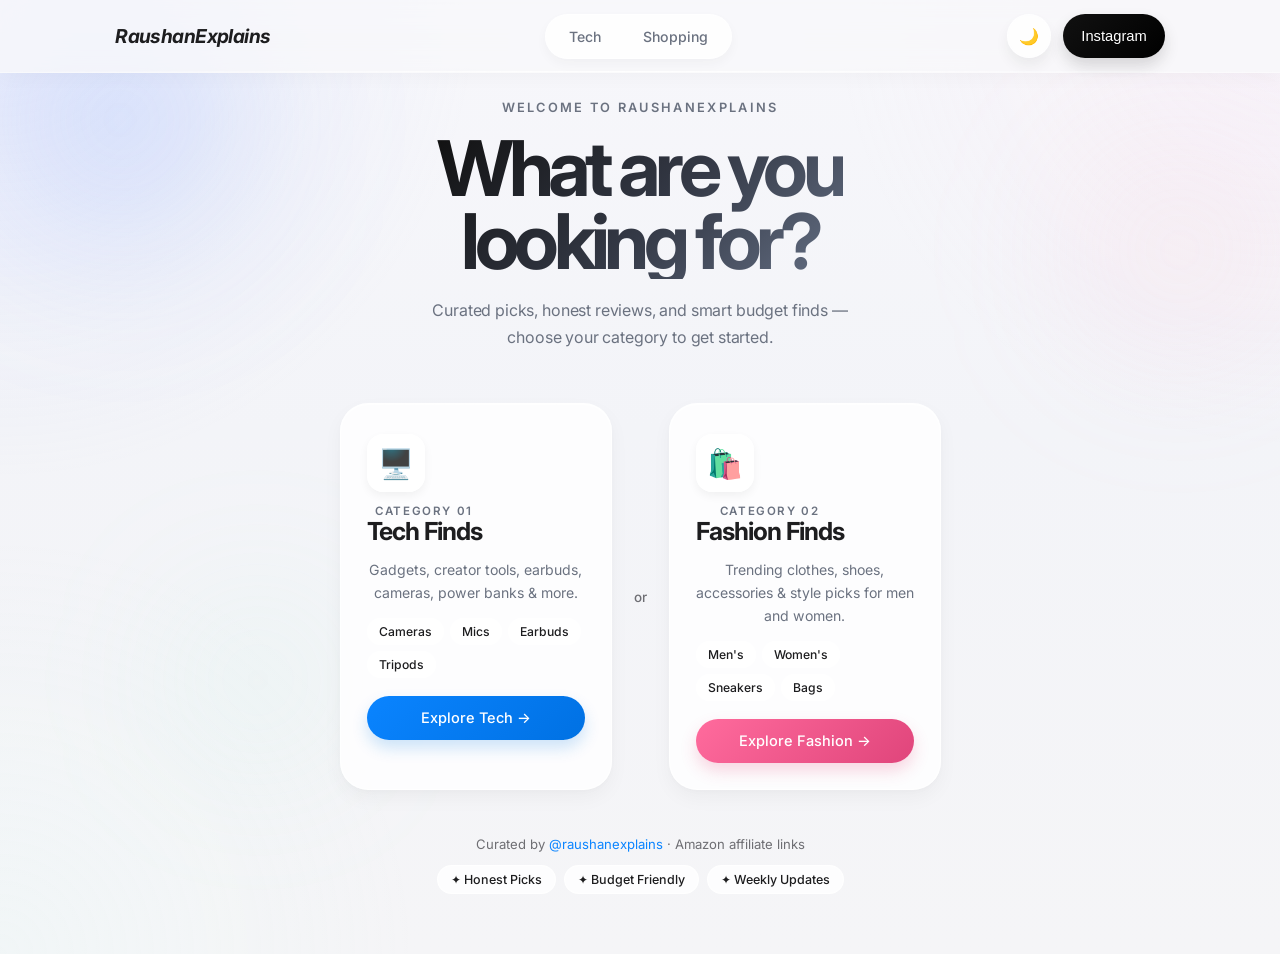
<file: index.html>
<!DOCTYPE html>
<html lang="en">
<head>
    <meta charset="UTF-8" />
    <meta name="viewport" content="width=device-width, initial-scale=1.0" />
    <title>RaushanExplains</title>
    <link rel="preconnect" href="https://fonts.googleapis.com">
    <link rel="preconnect" href="https://fonts.gstatic.com" crossorigin>
    <link href="https://fonts.googleapis.com/css2?family=Inter:wght@100..900&display=swap" rel="stylesheet">
    <link rel="stylesheet" href="style.css" />
</head>
<body>
    <div class="blob blob-1"></div>
    <div class="blob blob-2"></div>
    <div class="blob blob-3"></div>

    <header class="header">
        <div class="header-box">
            <a href="index.html" id="logo">RaushanExplains</a>
            <div class="mode-switch-wrap">
                <div class="mode-switch">
                    <a href="tech.html" class="mode-tab">Tech</a>
                    <a href="shopping.html" class="mode-tab">Shopping</a>
                </div>
            </div>
            <div class="header-actions">
                <button class="theme-toggle" id="themeToggle" aria-label="Toggle dark mode">
                    <span class="theme-icon">🌙</span>
                </button>
                <a href="https://www.instagram.com/raushanexplains/" target="_blank" rel="noopener noreferrer" class="insta-link">
                    <button class="contact-btn insta-btn"><span>Instagram</span></button>
                </a>
            </div>
        </div>
    </header>

    <main class="landing-wrap">
        <div class="landing-inner">
            <p class="welcome-label">Welcome to RaushanExplains</p>
            <h1 class="landing-title">What are you<br>looking for?</h1>
            <p class="landing-sub">Curated picks, honest reviews, and smart budget finds —<br>choose your category to get started.</p>

            <div class="cards-row">
                <a href="tech.html" class="choice-card card-tech">
                    <div class="card-icon">🖥️</div>
                    <div><p class="card-label">Category 01</p><h2 class="card-title">Tech Finds</h2></div>
                    <p class="card-desc">Gadgets, creator tools, earbuds, cameras, power banks & more.</p>
                    <div class="card-tags">
                        <span class="card-tag">Cameras</span><span class="card-tag">Mics</span>
                        <span class="card-tag">Earbuds</span><span class="card-tag">Tripods</span>
                    </div>
                    <div class="card-arrow">Explore Tech →</div>
                </a>
                <div class="or-divider">or</div>
                <a href="shopping.html" class="choice-card card-shop">
                    <div class="card-icon">🛍️</div>
                    <div><p class="card-label">Category 02</p><h2 class="card-title">Fashion Finds</h2></div>
                    <p class="card-desc">Trending clothes, shoes, accessories & style picks for men and women.</p>
                    <div class="card-tags">
                        <span class="card-tag">Men's</span><span class="card-tag">Women's</span>
                        <span class="card-tag">Sneakers</span><span class="card-tag">Bags</span>
                    </div>
                    <div class="card-arrow">Explore Fashion →</div>
                </a>
            </div>

            <div class="mobile-buttons">
                <a href="tech.html" class="mob-btn mob-tech">
                    <div class="mob-icon">🖥️</div>
                    <div class="mob-text">
                        <div class="mob-title">Tech Finds</div>
                        <div class="mob-desc">Gadgets, cameras, earbuds, mics & more</div>
                    </div>
                    <div class="mob-arrow">→</div>
                </a>
                <a href="shopping.html" class="mob-btn mob-shop">
                    <div class="mob-icon">🛍️</div>
                    <div class="mob-text">
                        <div class="mob-title">Fashion Finds</div>
                        <div class="mob-desc">Clothes, sneakers, bags & accessories</div>
                    </div>
                    <div class="mob-arrow">→</div>
                </a>
            </div>

            <p class="landing-note">Curated by <a href="https://www.instagram.com/raushanexplains/" target="_blank">@raushanexplains</a> · Amazon affiliate links</p>
            <div class="trust-strip">
                <span class="trust-pill">✦ Honest Picks</span>
                <span class="trust-pill">✦ Budget Friendly</span>
                <span class="trust-pill">✦ Weekly Updates</span>
            </div>
        </div>
    </main>

    <script src="script.js"></script>
</body>
</html>
</file>
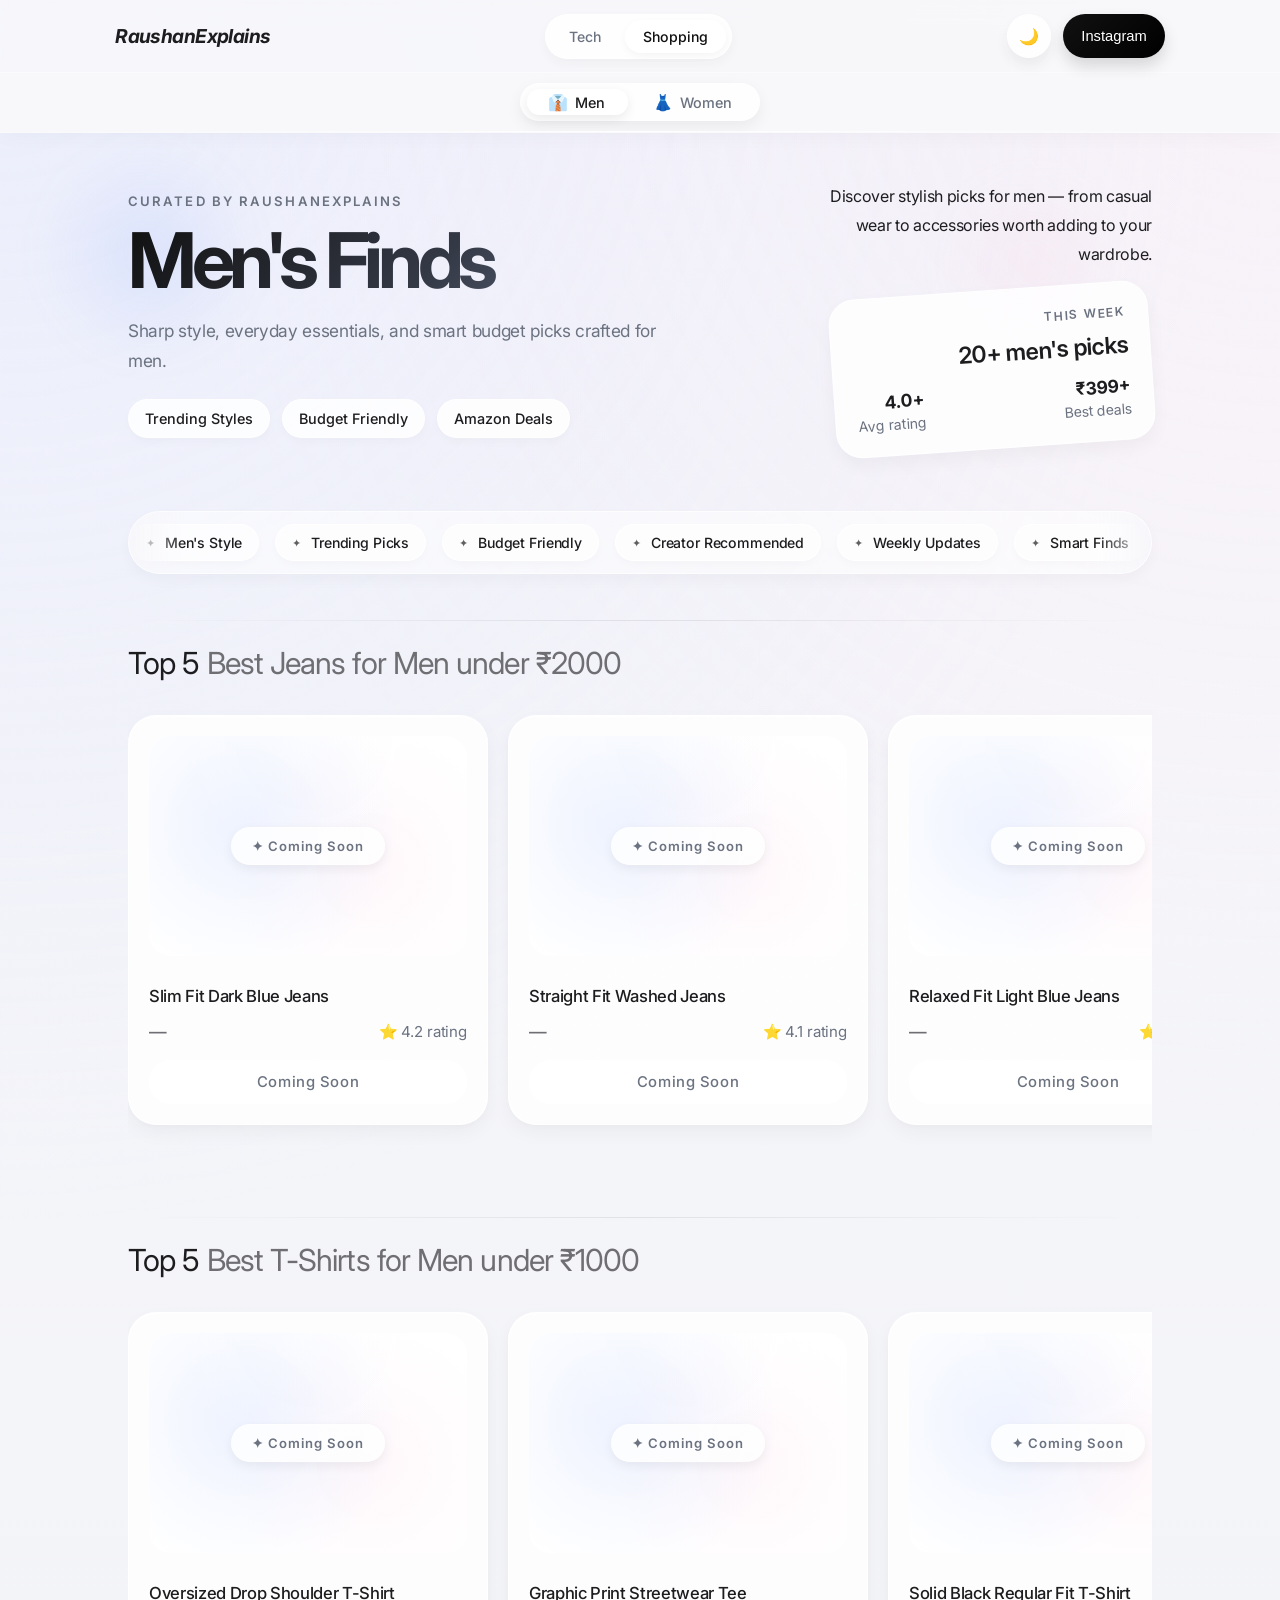
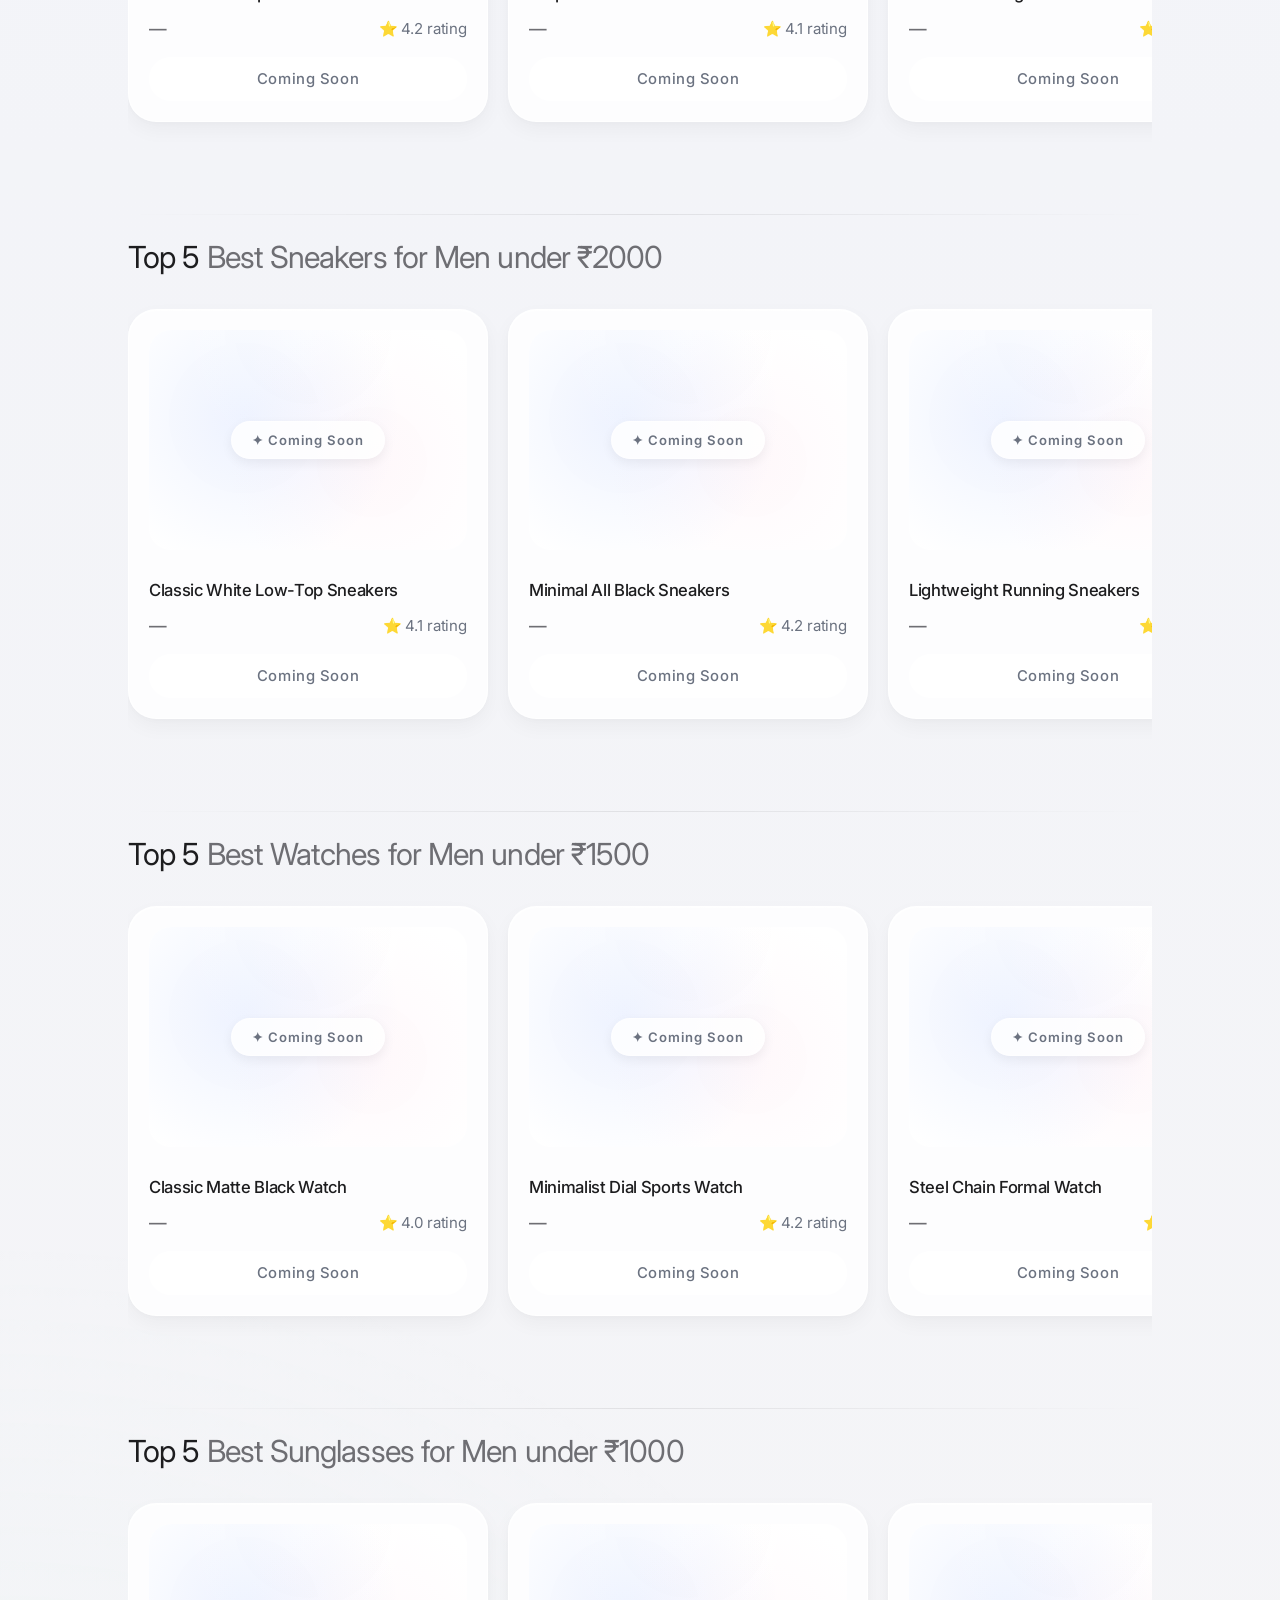
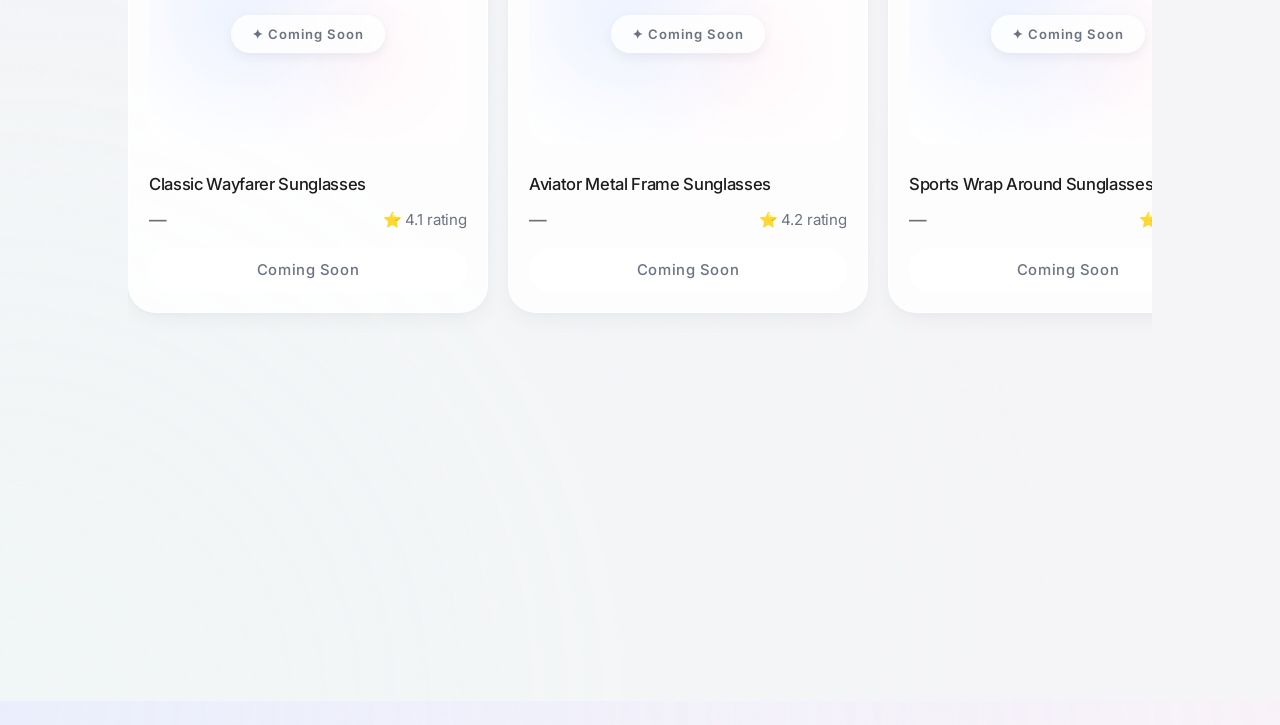
<file: shopping.html>
<!DOCTYPE html>
<html lang="en">

<head>
    <meta charset="UTF-8" />
    <meta name="viewport" content="width=device-width, initial-scale=1.0" />
    <title>RaushanExplains | Fashion Finds</title>
    <link rel="preconnect" href="https://fonts.googleapis.com">
    <link rel="preconnect" href="https://fonts.gstatic.com" crossorigin>
    <link href="https://fonts.googleapis.com/css2?family=Inter:wght@100..900&display=swap" rel="stylesheet">
    <link rel="stylesheet" href="style.css" />
    <link rel="stylesheet" href="responsive.css" />
</head>

<body>
    <div class="page-loader" id="pageLoader">
        <div class="loader-inner">
            <div class="loader-brand shimmer-block"></div>
            <div class="loader-hero">
                <div class="loader-left">
                    <div class="skeleton-line short shimmer-block"></div>
                    <div class="skeleton-line title shimmer-block"></div>
                    <div class="skeleton-line medium shimmer-block"></div>
                    <div class="skeleton-line medium shimmer-block"></div>
                    <div class="loader-badges">
                        <span class="skeleton-pill shimmer-block"></span>
                        <span class="skeleton-pill shimmer-block"></span>
                        <span class="skeleton-pill shimmer-block"></span>
                    </div>
                </div>
                <div class="loader-right">
                    <div class="skeleton-card shimmer-block"></div>
                </div>
            </div>
            <div class="loader-products">
                <div class="skeleton-product shimmer-block"></div>
                <div class="skeleton-product shimmer-block"></div>
                <div class="skeleton-product shimmer-block"></div>
            </div>
        </div>
    </div>

    <header class="header">
        <div class="header-box">
            <a href="index.html" style="text-decoration:none;"><h1 id="logo">RaushanExplains</h1></a>
            <div class="mode-switch-wrap">
                <div class="mode-switch">
                    <a href="tech.html" class="mode-tab">Tech</a>
                    <a href="shopping.html" class="mode-tab active">Shopping</a>
                </div>
            </div>
            <div class="header-actions">
                <button class="theme-toggle" id="themeToggle" aria-label="Toggle dark mode">
                    <span class="theme-icon">🌙</span>
                </button>
                <a href="https://www.instagram.com/raushanexplains/" target="_blank" rel="noopener noreferrer" class="insta-link">
                    <button class="contact-btn insta-btn"><span>Instagram</span></button>
                </a>
            </div>
        </div>
        <div class="gender-nav-wrap">
            <div class="gender-nav" id="genderNav">
                <button class="gender-tab active" data-gender="men"><span class="gender-icon">👔</span> Men</button>
                <button class="gender-tab" data-gender="women"><span class="gender-icon">👗</span> Women</button>
                <div class="gender-slider" id="genderSlider"></div>
            </div>
        </div>
    </header>

    <div class="blank shopping-blank"></div>

    <div id="menContent" class="gender-content active-content">
        <section class="hero reveal">
            <div class="hero-left">
                <p class="hero-label">Curated by RaushanExplains</p>
                <h1>Men's Finds</h1>
                <p class="hero-subtext">Sharp style, everyday essentials, and smart budget picks crafted for men.</p>
                <div class="hero-badges">
                    <span>Trending Styles</span>
                    <span id="budget">Budget Friendly</span>
                    <span>Amazon Deals</span>
                </div>
            </div>
            <div class="hero-right">
                <p class="hero-right-text">Discover stylish picks for men — from casual wear to accessories worth adding to your wardrobe.</p>
                <div class="hero-card">
                    <p class="hero-card-label">This Week</p>
                    <h3>20+ men's picks</h3>
                    <div class="hero-card-stats">
                        <div><strong>4.0+</strong><span>Avg rating</span></div>
                        <div><strong>₹399+</strong><span>Best deals</span></div>
                    </div>
                </div>
            </div>
        </section>
        <div class="trust-marquee">
            <div class="trust-track">
                <span>Men's Style</span><span>Trending Picks</span><span>Budget Friendly</span>
                <span>Creator Recommended</span><span>Weekly Updates</span><span>Smart Finds</span>
                <span>Men's Style</span><span>Trending Picks</span><span>Budget Friendly</span>
                <span>Creator Recommended</span><span>Weekly Updates</span><span>Smart Finds</span>
            </div>
        </div>
        <section class="top reveal">
            <div class="top1"><h1>Top 5 <span>Best Jeans for Men under ₹2000</span></h1></div>
            <div class="box">
                <div class="box1"><div class="img-area cs-area"><div class="cs-badge">✦ Coming Soon</div></div><div class="product-info"><h3>Slim Fit Dark Blue Jeans</h3><div class="para"><p class="price cs-price">—</p><p>⭐ 4.2 rating</p></div><span class="check cs-btn">Coming Soon</span></div></div>
                <div class="box1"><div class="img-area cs-area"><div class="cs-badge">✦ Coming Soon</div></div><div class="product-info"><h3>Straight Fit Washed Jeans</h3><div class="para"><p class="price cs-price">—</p><p>⭐ 4.1 rating</p></div><span class="check cs-btn">Coming Soon</span></div></div>
                <div class="box1"><div class="img-area cs-area"><div class="cs-badge">✦ Coming Soon</div></div><div class="product-info"><h3>Relaxed Fit Light Blue Jeans</h3><div class="para"><p class="price cs-price">—</p><p>⭐ 4.0 rating</p></div><span class="check cs-btn">Coming Soon</span></div></div>
                <div class="box1"><div class="img-area cs-area"><div class="cs-badge">✦ Coming Soon</div></div><div class="product-info"><h3>Skinny Fit Black Stretch Jeans</h3><div class="para"><p class="price cs-price">—</p><p>⭐ 3.9 rating</p></div><span class="check cs-btn">Coming Soon</span></div></div>
                <div class="box1"><div class="img-area cs-area"><div class="cs-badge">✦ Coming Soon</div></div><div class="product-info"><h3>Cargo Denim Utility Jeans</h3><div class="para"><p class="price cs-price">—</p><p>⭐ 4.3 rating</p></div><span class="check cs-btn">Coming Soon</span></div></div>
            </div>
        </section>
        <section class="top reveal">
            <div class="top1"><h1>Top 5 <span>Best T-Shirts for Men under ₹1000</span></h1></div>
            <div class="box">
                <div class="box1"><div class="img-area cs-area"><div class="cs-badge">✦ Coming Soon</div></div><div class="product-info"><h3>Oversized Drop Shoulder T-Shirt</h3><div class="para"><p class="price cs-price">—</p><p>⭐ 4.2 rating</p></div><span class="check cs-btn">Coming Soon</span></div></div>
                <div class="box1"><div class="img-area cs-area"><div class="cs-badge">✦ Coming Soon</div></div><div class="product-info"><h3>Graphic Print Streetwear Tee</h3><div class="para"><p class="price cs-price">—</p><p>⭐ 4.1 rating</p></div><span class="check cs-btn">Coming Soon</span></div></div>
                <div class="box1"><div class="img-area cs-area"><div class="cs-badge">✦ Coming Soon</div></div><div class="product-info"><h3>Solid Black Regular Fit T-Shirt</h3><div class="para"><p class="price cs-price">—</p><p>⭐ 4.0 rating</p></div><span class="check cs-btn">Coming Soon</span></div></div>
                <div class="box1"><div class="img-area cs-area"><div class="cs-badge">✦ Coming Soon</div></div><div class="product-info"><h3>Classic Polo Neck T-Shirt</h3><div class="para"><p class="price cs-price">—</p><p>⭐ 4.1 rating</p></div><span class="check cs-btn">Coming Soon</span></div></div>
                <div class="box1"><div class="img-area cs-area"><div class="cs-badge">✦ Coming Soon</div></div><div class="product-info"><h3>Printed Round Neck Cotton Tee</h3><div class="para"><p class="price cs-price">—</p><p>⭐ 3.9 rating</p></div><span class="check cs-btn">Coming Soon</span></div></div>
            </div>
        </section>
        <section class="top reveal">
            <div class="top1"><h1>Top 5 <span>Best Sneakers for Men under ₹2000</span></h1></div>
            <div class="box">
                <div class="box1"><div class="img-area cs-area"><div class="cs-badge">✦ Coming Soon</div></div><div class="product-info"><h3>Classic White Low-Top Sneakers</h3><div class="para"><p class="price cs-price">—</p><p>⭐ 4.1 rating</p></div><span class="check cs-btn">Coming Soon</span></div></div>
                <div class="box1"><div class="img-area cs-area"><div class="cs-badge">✦ Coming Soon</div></div><div class="product-info"><h3>Minimal All Black Sneakers</h3><div class="para"><p class="price cs-price">—</p><p>⭐ 4.2 rating</p></div><span class="check cs-btn">Coming Soon</span></div></div>
                <div class="box1"><div class="img-area cs-area"><div class="cs-badge">✦ Coming Soon</div></div><div class="product-info"><h3>Lightweight Running Sneakers</h3><div class="para"><p class="price cs-price">—</p><p>⭐ 4.0 rating</p></div><span class="check cs-btn">Coming Soon</span></div></div>
                <div class="box1"><div class="img-area cs-area"><div class="cs-badge">✦ Coming Soon</div></div><div class="product-info"><h3>Streetwear High Top Canvas</h3><div class="para"><p class="price cs-price">—</p><p>⭐ 3.9 rating</p></div><span class="check cs-btn">Coming Soon</span></div></div>
                <div class="box1"><div class="img-area cs-area"><div class="cs-badge">✦ Coming Soon</div></div><div class="product-info"><h3>Chunky Sole Platform Sneakers</h3><div class="para"><p class="price cs-price">—</p><p>⭐ 4.3 rating</p></div><span class="check cs-btn">Coming Soon</span></div></div>
            </div>
        </section>
        <section class="top reveal">
            <div class="top1"><h1>Top 5 <span>Best Watches for Men under ₹1500</span></h1></div>
            <div class="box">
                <div class="box1"><div class="img-area cs-area"><div class="cs-badge">✦ Coming Soon</div></div><div class="product-info"><h3>Classic Matte Black Watch</h3><div class="para"><p class="price cs-price">—</p><p>⭐ 4.0 rating</p></div><span class="check cs-btn">Coming Soon</span></div></div>
                <div class="box1"><div class="img-area cs-area"><div class="cs-badge">✦ Coming Soon</div></div><div class="product-info"><h3>Minimalist Dial Sports Watch</h3><div class="para"><p class="price cs-price">—</p><p>⭐ 4.2 rating</p></div><span class="check cs-btn">Coming Soon</span></div></div>
                <div class="box1"><div class="img-area cs-area"><div class="cs-badge">✦ Coming Soon</div></div><div class="product-info"><h3>Steel Chain Formal Watch</h3><div class="para"><p class="price cs-price">—</p><p>⭐ 4.1 rating</p></div><span class="check cs-btn">Coming Soon</span></div></div>
                <div class="box1"><div class="img-area cs-area"><div class="cs-badge">✦ Coming Soon</div></div><div class="product-info"><h3>Brown Leather Strap Casual Watch</h3><div class="para"><p class="price cs-price">—</p><p>⭐ 3.9 rating</p></div><span class="check cs-btn">Coming Soon</span></div></div>
                <div class="box1"><div class="img-area cs-area"><div class="cs-badge">✦ Coming Soon</div></div><div class="product-info"><h3>Modern Casual Day-Date Watch</h3><div class="para"><p class="price cs-price">—</p><p>⭐ 4.0 rating</p></div><span class="check cs-btn">Coming Soon</span></div></div>
            </div>
        </section>
        <section class="top reveal">
            <div class="top1"><h1>Top 5 <span>Best Sunglasses for Men under ₹1000</span></h1></div>
            <div class="box">
                <div class="box1"><div class="img-area cs-area"><div class="cs-badge">✦ Coming Soon</div></div><div class="product-info"><h3>Classic Wayfarer Sunglasses</h3><div class="para"><p class="price cs-price">—</p><p>⭐ 4.1 rating</p></div><span class="check cs-btn">Coming Soon</span></div></div>
                <div class="box1"><div class="img-area cs-area"><div class="cs-badge">✦ Coming Soon</div></div><div class="product-info"><h3>Aviator Metal Frame Sunglasses</h3><div class="para"><p class="price cs-price">—</p><p>⭐ 4.2 rating</p></div><span class="check cs-btn">Coming Soon</span></div></div>
                <div class="box1"><div class="img-area cs-area"><div class="cs-badge">✦ Coming Soon</div></div><div class="product-info"><h3>Sports Wrap Around Sunglasses</h3><div class="para"><p class="price cs-price">—</p><p>⭐ 4.0 rating</p></div><span class="check cs-btn">Coming Soon</span></div></div>
                <div class="box1"><div class="img-area cs-area"><div class="cs-badge">✦ Coming Soon</div></div><div class="product-info"><h3>Bold Square Frame Sunglasses</h3><div class="para"><p class="price cs-price">—</p><p>⭐ 3.9 rating</p></div><span class="check cs-btn">Coming Soon</span></div></div>
                <div class="box1"><div class="img-area cs-area"><div class="cs-badge">✦ Coming Soon</div></div><div class="product-info"><h3>Retro Round Gold Frame Sunglasses</h3><div class="para"><p class="price cs-price">—</p><p>⭐ 4.0 rating</p></div><span class="check cs-btn">Coming Soon</span></div></div>
            </div>
        </section>
    </div>

    <div id="womenContent" class="gender-content">
        <section class="hero reveal">
            <div class="hero-left">
                <p class="hero-label">Curated by RaushanExplains</p>
                <h1>Women's Finds</h1>
                <p class="hero-subtext">Chic styles, everyday essentials, and budget-smart picks made for women.</p>
                <div class="hero-badges">
                    <span>Trending Styles</span>
                    <span id="budget-w">Budget Friendly</span>
                    <span>Amazon Deals</span>
                </div>
            </div>
            <div class="hero-right">
                <p class="hero-right-text">From ethnic to western — explore fashion finds that are stylish, practical, and budget-smart.</p>
                <div class="hero-card">
                    <p class="hero-card-label">This Week</p>
                    <h3>20+ women's picks</h3>
                    <div class="hero-card-stats">
                        <div><strong>4.0+</strong><span>Avg rating</span></div>
                        <div><strong>₹399+</strong><span>Best deals</span></div>
                    </div>
                </div>
            </div>
        </section>
        <div class="trust-marquee">
            <div class="trust-track">
                <span>Women's Style</span><span>Ethnic Picks</span><span>Budget Friendly</span>
                <span>Creator Recommended</span><span>Trending Now</span><span>Weekly Updates</span>
                <span>Women's Style</span><span>Ethnic Picks</span><span>Budget Friendly</span>
                <span>Creator Recommended</span><span>Trending Now</span><span>Weekly Updates</span>
            </div>
        </div>
        <section class="top reveal">
            <div class="top1"><h1>Top 5 <span>Best Jeans for Women under ₹2000</span></h1></div>
            <div class="box">
                <div class="box1"><div class="img-area cs-area"><div class="cs-badge">✦ Coming Soon</div></div><div class="product-info"><h3>High Waist Skinny Stretch Jeans</h3><div class="para"><p class="price cs-price">—</p><p>⭐ 4.3 rating</p></div><span class="check cs-btn">Coming Soon</span></div></div>
                <div class="box1"><div class="img-area cs-area"><div class="cs-badge">✦ Coming Soon</div></div><div class="product-info"><h3>Wide Leg Relaxed Fit Jeans</h3><div class="para"><p class="price cs-price">—</p><p>⭐ 4.2 rating</p></div><span class="check cs-btn">Coming Soon</span></div></div>
                <div class="box1"><div class="img-area cs-area"><div class="cs-badge">✦ Coming Soon</div></div><div class="product-info"><h3>Vintage Mom Jeans</h3><div class="para"><p class="price cs-price">—</p><p>⭐ 4.1 rating</p></div><span class="check cs-btn">Coming Soon</span></div></div>
                <div class="box1"><div class="img-area cs-area"><div class="cs-badge">✦ Coming Soon</div></div><div class="product-info"><h3>Flare Bottom Bell Jeans</h3><div class="para"><p class="price cs-price">—</p><p>⭐ 4.0 rating</p></div><span class="check cs-btn">Coming Soon</span></div></div>
                <div class="box1"><div class="img-area cs-area"><div class="cs-badge">✦ Coming Soon</div></div><div class="product-info"><h3>Ripped Distressed Slim Jeans</h3><div class="para"><p class="price cs-price">—</p><p>⭐ 4.2 rating</p></div><span class="check cs-btn">Coming Soon</span></div></div>
            </div>
        </section>
        <section class="top reveal">
            <div class="top1"><h1>Top 5 <span>Best Kurtis for Women under ₹1000</span></h1></div>
            <div class="box">
                <div class="box1"><div class="img-area cs-area"><div class="cs-badge">✦ Coming Soon</div></div><div class="product-info"><h3>Floral Printed A-Line Kurti</h3><div class="para"><p class="price cs-price">—</p><p>⭐ 4.3 rating</p></div><span class="check cs-btn">Coming Soon</span></div></div>
                <div class="box1"><div class="img-area cs-area"><div class="cs-badge">✦ Coming Soon</div></div><div class="product-info"><h3>Solid Cotton Straight Kurti</h3><div class="para"><p class="price cs-price">—</p><p>⭐ 4.1 rating</p></div><span class="check cs-btn">Coming Soon</span></div></div>
                <div class="box1"><div class="img-area cs-area"><div class="cs-badge">✦ Coming Soon</div></div><div class="product-info"><h3>Block Print Bohemian Kurti</h3><div class="para"><p class="price cs-price">—</p><p>⭐ 4.2 rating</p></div><span class="check cs-btn">Coming Soon</span></div></div>
                <div class="box1"><div class="img-area cs-area"><div class="cs-badge">✦ Coming Soon</div></div><div class="product-info"><h3>Embroidered Neck Anarkali Kurti</h3><div class="para"><p class="price cs-price">—</p><p>⭐ 4.0 rating</p></div><span class="check cs-btn">Coming Soon</span></div></div>
                <div class="box1"><div class="img-area cs-area"><div class="cs-badge">✦ Coming Soon</div></div><div class="product-info"><h3>Short Rayon Casual Kurti</h3><div class="para"><p class="price cs-price">—</p><p>⭐ 4.1 rating</p></div><span class="check cs-btn">Coming Soon</span></div></div>
            </div>
        </section>
        <section class="top reveal">
            <div class="top1"><h1>Top 5 <span>Best Tops for Women under ₹1000</span></h1></div>
            <div class="box">
                <div class="box1"><div class="img-area cs-area"><div class="cs-badge">✦ Coming Soon</div></div><div class="product-info"><h3>Ruched Crop Top</h3><div class="para"><p class="price cs-price">—</p><p>⭐ 4.2 rating</p></div><span class="check cs-btn">Coming Soon</span></div></div>
                <div class="box1"><div class="img-area cs-area"><div class="cs-badge">✦ Coming Soon</div></div><div class="product-info"><h3>Off-Shoulder Puff Sleeve Top</h3><div class="para"><p class="price cs-price">—</p><p>⭐ 4.1 rating</p></div><span class="check cs-btn">Coming Soon</span></div></div>
                <div class="box1"><div class="img-area cs-area"><div class="cs-badge">✦ Coming Soon</div></div><div class="product-info"><h3>Oversized Graphic Tee Top</h3><div class="para"><p class="price cs-price">—</p><p>⭐ 4.0 rating</p></div><span class="check cs-btn">Coming Soon</span></div></div>
                <div class="box1"><div class="img-area cs-area"><div class="cs-badge">✦ Coming Soon</div></div><div class="product-info"><h3>Tie-Dye Breezy Casual Top</h3><div class="para"><p class="price cs-price">—</p><p>⭐ 3.9 rating</p></div><span class="check cs-btn">Coming Soon</span></div></div>
                <div class="box1"><div class="img-area cs-area"><div class="cs-badge">✦ Coming Soon</div></div><div class="product-info"><h3>Solid Shirt-Style Collar Top</h3><div class="para"><p class="price cs-price">—</p><p>⭐ 4.2 rating</p></div><span class="check cs-btn">Coming Soon</span></div></div>
            </div>
        </section>
        <section class="top reveal">
            <div class="top1"><h1>Top 5 <span>Best Handbags for Women under ₹2000</span></h1></div>
            <div class="box">
                <div class="box1"><div class="img-area cs-area"><div class="cs-badge">✦ Coming Soon</div></div><div class="product-info"><h3>Canvas Tote Shoulder Bag</h3><div class="para"><p class="price cs-price">—</p><p>⭐ 4.2 rating</p></div><span class="check cs-btn">Coming Soon</span></div></div>
                <div class="box1"><div class="img-area cs-area"><div class="cs-badge">✦ Coming Soon</div></div><div class="product-info"><h3>Minimal Leather Sling Bag</h3><div class="para"><p class="price cs-price">—</p><p>⭐ 4.1 rating</p></div><span class="check cs-btn">Coming Soon</span></div></div>
                <div class="box1"><div class="img-area cs-area"><div class="cs-badge">✦ Coming Soon</div></div><div class="product-info"><h3>Embroidered Party Clutch Bag</h3><div class="para"><p class="price cs-price">—</p><p>⭐ 4.3 rating</p></div><span class="check cs-btn">Coming Soon</span></div></div>
                <div class="box1"><div class="img-area cs-area"><div class="cs-badge">✦ Coming Soon</div></div><div class="product-info"><h3>Casual Mini Backpack</h3><div class="para"><p class="price cs-price">—</p><p>⭐ 4.0 rating</p></div><span class="check cs-btn">Coming Soon</span></div></div>
                <div class="box1"><div class="img-area cs-area"><div class="cs-badge">✦ Coming Soon</div></div><div class="product-info"><h3>Ethnic Potli Drawstring Bag</h3><div class="para"><p class="price cs-price">—</p><p>⭐ 4.1 rating</p></div><span class="check cs-btn">Coming Soon</span></div></div>
            </div>
        </section>
        <section class="top reveal">
            <div class="top1"><h1>Top 5 <span>Best Sunglasses for Women under ₹1000</span></h1></div>
            <div class="box">
                <div class="box1"><div class="img-area cs-area"><div class="cs-badge">✦ Coming Soon</div></div><div class="product-info"><h3>Cat Eye Retro Sunglasses</h3><div class="para"><p class="price cs-price">—</p><p>⭐ 4.3 rating</p></div><span class="check cs-btn">Coming Soon</span></div></div>
                <div class="box1"><div class="img-area cs-area"><div class="cs-badge">✦ Coming Soon</div></div><div class="product-info"><h3>Oversized Round Frame Sunglasses</h3><div class="para"><p class="price cs-price">—</p><p>⭐ 4.1 rating</p></div><span class="check cs-btn">Coming Soon</span></div></div>
                <div class="box1"><div class="img-area cs-area"><div class="cs-badge">✦ Coming Soon</div></div><div class="product-info"><h3>Thin Square Metal Frame Shades</h3><div class="para"><p class="price cs-price">—</p><p>⭐ 4.2 rating</p></div><span class="check cs-btn">Coming Soon</span></div></div>
                <div class="box1"><div class="img-area cs-area"><div class="cs-badge">✦ Coming Soon</div></div><div class="product-info"><h3>Butterfly Glam Sunglasses</h3><div class="para"><p class="price cs-price">—</p><p>⭐ 4.0 rating</p></div><span class="check cs-btn">Coming Soon</span></div></div>
                <div class="box1"><div class="img-area cs-area"><div class="cs-badge">✦ Coming Soon</div></div><div class="product-info"><h3>Rimless Tinted Lens Sunglasses</h3><div class="para"><p class="price cs-price">—</p><p>⭐ 4.1 rating</p></div><span class="check cs-btn">Coming Soon</span></div></div>
            </div>
        </section>
    </div>

    <footer class="footer reveal">
        <div class="footer-container">
            <div class="footer-top">
                <div class="footer-brand">
                    <h2>RaushanExplains</h2>
                    <p>Stylish daily picks, fashion essentials, and curated finds worth checking out.</p>
                </div>
                <div class="footer-links">
                    <h3>Quick Links</h3>
                    <a href="index.html">Home</a>
                    <a href="tech.html">Tech Finds</a>
                    <a href="shopping.html">Fashion Finds</a>
                    <a href="https://www.instagram.com/raushanexplains/" target="_blank" rel="noopener noreferrer">Instagram</a>
                </div>
                <div class="footer-contact">
                    <h3>Stay Connected</h3>
                    <p>DM for collaborations, shopping picks, and creator recommendations.</p>
                    <a href="https://www.instagram.com/raushanexplains/" target="_blank" rel="noopener noreferrer">@raushanexplains</a>
                </div>
            </div>
            <div class="footer-bottom">
                <p>© 2026 RaushanExplains. All rights reserved.</p>
            </div>
        </div>
    </footer>

    <button class="back-to-top" aria-label="Back to top">↑</button>
    <script src="script.js"></script>
</body>
</html>
</file>
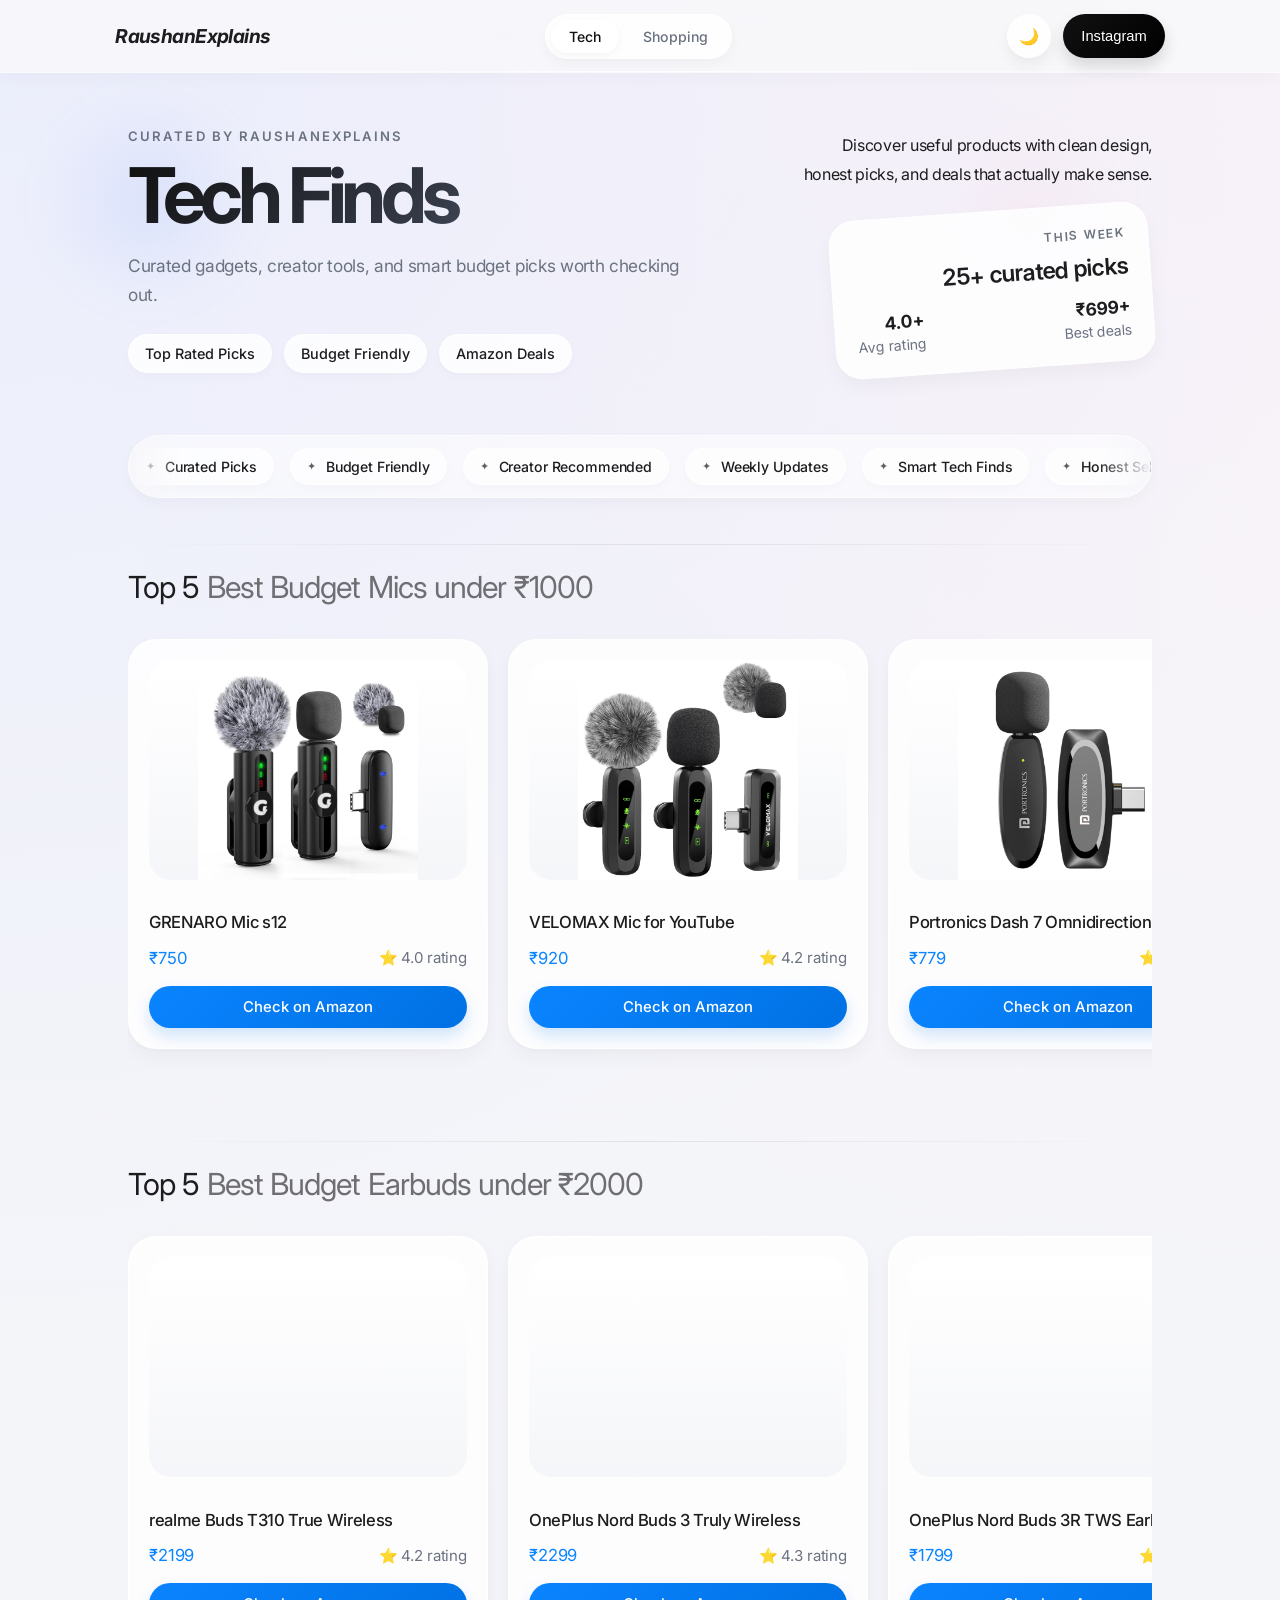
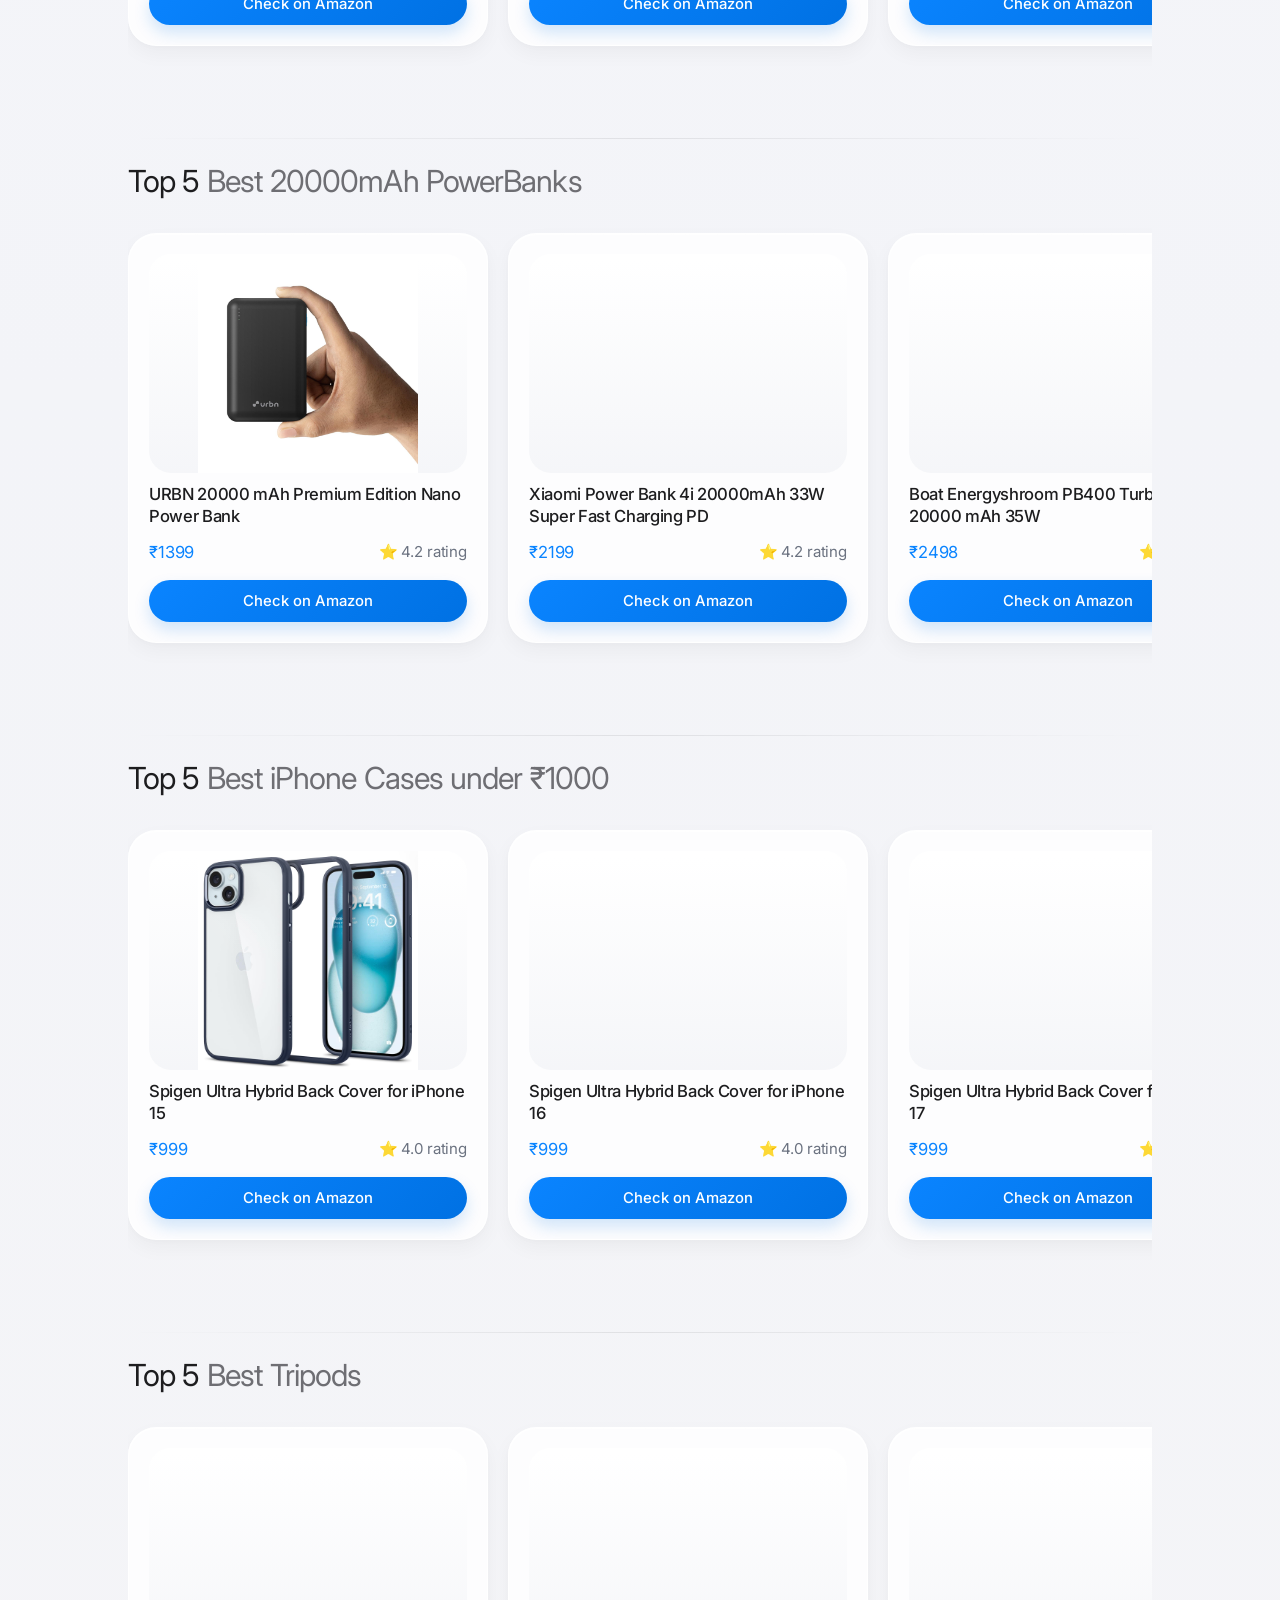
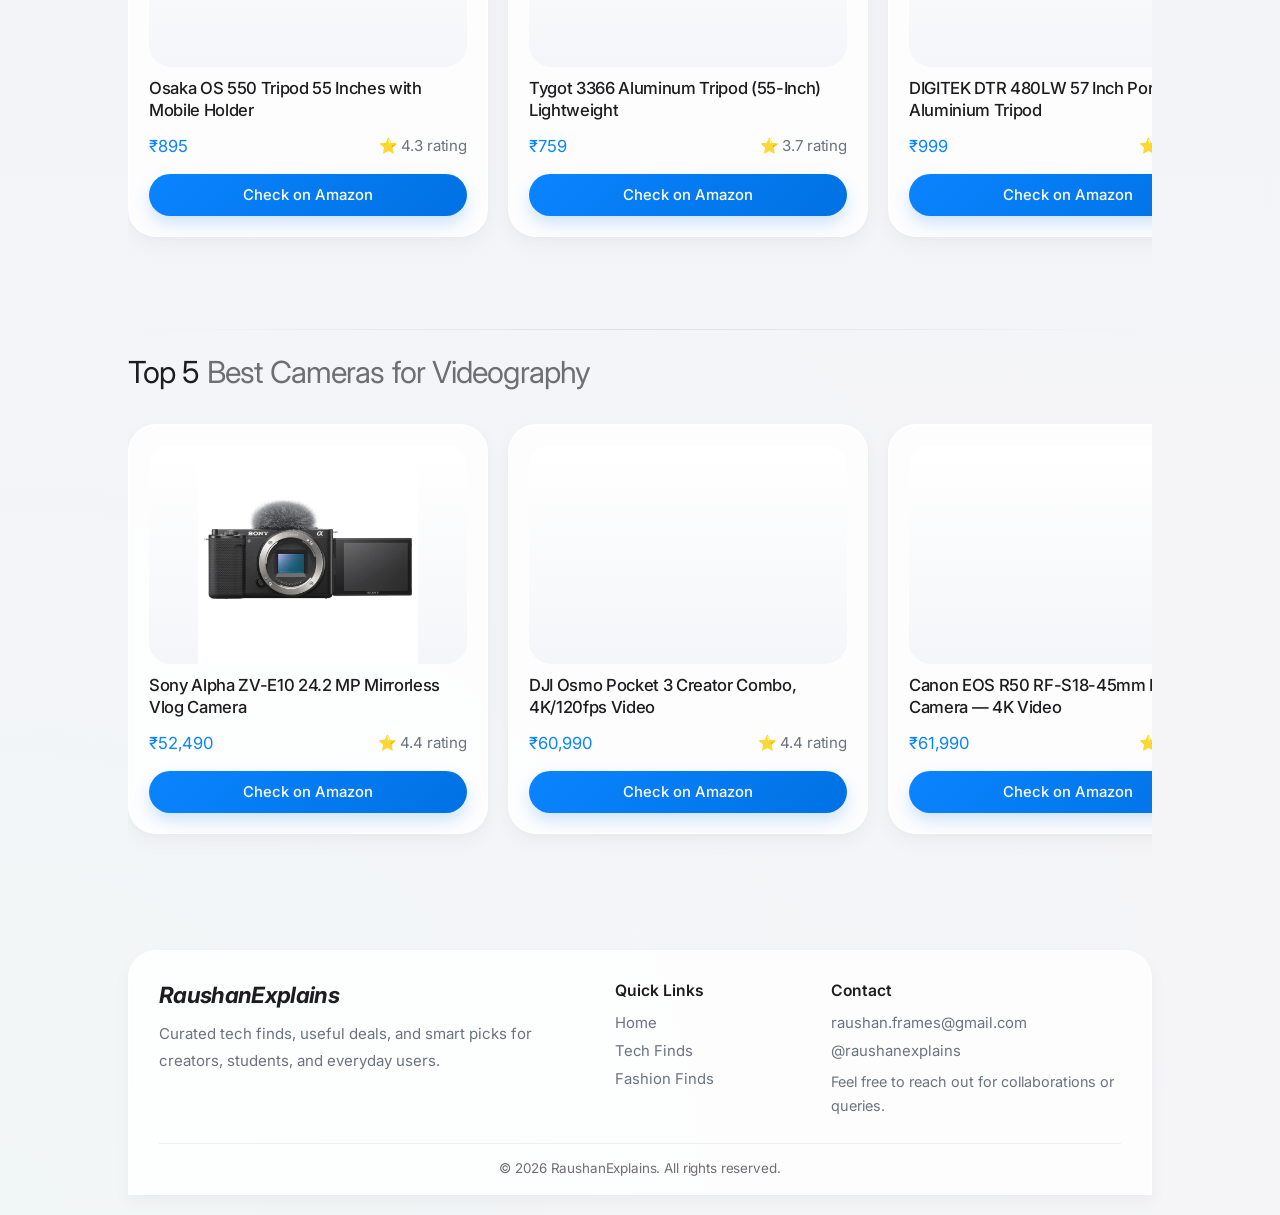
<file: tech.html>
<!DOCTYPE html>
<html lang="en">

<head>
    <meta charset="UTF-8" />
    <meta name="viewport" content="width=device-width, initial-scale=1.0" />
    <title>RaushanExplains | Tech Finds</title>

    <link rel="preconnect" href="https://fonts.googleapis.com">
    <link rel="preconnect" href="https://fonts.gstatic.com" crossorigin>
    <link href="https://fonts.googleapis.com/css2?family=Inter:wght@100..900&display=swap" rel="stylesheet">

    <link rel="stylesheet" href="style.css" />
</head>

<body>
    <div class="page-loader" id="pageLoader">
        <div class="loader-inner">
            <div class="loader-brand shimmer-block"></div>
            <div class="loader-hero">
                <div class="loader-left">
                    <div class="skeleton-line short shimmer-block"></div>
                    <div class="skeleton-line title shimmer-block"></div>
                    <div class="skeleton-line medium shimmer-block"></div>
                    <div class="skeleton-line medium shimmer-block"></div>
                    <div class="loader-badges">
                        <span class="skeleton-pill shimmer-block"></span>
                        <span class="skeleton-pill shimmer-block"></span>
                        <span class="skeleton-pill shimmer-block"></span>
                    </div>
                </div>
                <div class="loader-right">
                    <div class="skeleton-card shimmer-block"></div>
                </div>
            </div>
            <div class="loader-products">
                <div class="skeleton-product shimmer-block"></div>
                <div class="skeleton-product shimmer-block"></div>
                <div class="skeleton-product shimmer-block"></div>
            </div>
        </div>
    </div>

    <header class="header">
        <div class="header-box">
            <a href="index.html" style="text-decoration:none;"><h1 id="logo">RaushanExplains</h1></a>

            <div class="mode-switch-wrap">
                <div class="mode-switch">
                    <a href="tech.html" class="mode-tab active">Tech</a>
                    <a href="shopping.html" class="mode-tab">Shopping</a>
                </div>
            </div>

            <div class="header-actions">
                <button class="theme-toggle" id="themeToggle" aria-label="Toggle dark mode">
                    <span class="theme-icon">🌙</span>
                </button>
                <a href="https://www.instagram.com/raushanexplains/" target="_blank" rel="noopener noreferrer"
                    class="insta-link">
                    <button class="contact-btn insta-btn"><span>Instagram</span></button>
                </a>
            </div>
        </div>
    </header>

    <div class="blank"></div>

    <section class="hero reveal">
        <div class="hero-left">
            <p class="hero-label">Curated by RaushanExplains</p>
            <h1>Tech Finds</h1>
            <p class="hero-subtext">Curated gadgets, creator tools, and smart budget picks worth checking out.</p>
            <div class="hero-badges">
                <span>Top Rated Picks</span>
                <span id="budget">Budget Friendly</span>
                <span>Amazon Deals</span>
            </div>
        </div>
        <div class="hero-right">
            <p class="hero-right-text">Discover useful products with clean design, honest picks, and deals that actually make sense.</p>
            <div class="hero-card">
                <p class="hero-card-label">This Week</p>
                <h3>25+ curated picks</h3>
                <div class="hero-card-stats">
                    <div><strong>4.0+</strong><span>Avg rating</span></div>
                    <div><strong>₹699+</strong><span>Best deals</span></div>
                </div>
            </div>
        </div>
    </section>

    <div class="trust-marquee">
        <div class="trust-track">
            <span>Curated Picks</span><span>Budget Friendly</span><span>Creator Recommended</span>
            <span>Weekly Updates</span><span>Smart Tech Finds</span><span>Honest Selections</span>
            <span>Curated Picks</span><span>Budget Friendly</span><span>Creator Recommended</span>
            <span>Weekly Updates</span><span>Smart Tech Finds</span><span>Honest Selections</span>
        </div>
    </div>

    <section class="top">
        <div class="top1"><h1>Top 5 <span>Best Budget Mics under ₹1000</span></h1></div>
        <div class="box">
            <div class="box1">
                <div class="img-area"><img src="images/grenaros12.jpg" alt="GRENARO Mic s12" loading="lazy" decoding="async" /></div>
                <div class="product-info">
                    <h3>GRENARO Mic s12</h3>
                    <div class="para"><p class="price">₹750</p><p>⭐ 4.0 rating</p></div>
                    <a class="check" href="https://amzn.to/4bwFeSi" target="_blank" rel="noopener noreferrer sponsored">Check on Amazon</a>
                </div>
            </div>
            <div class="box1">
                <div class="img-area"><img src="images/velomax.jpg" alt="VELOMAX Mic for YouTube" loading="lazy" decoding="async" /></div>
                <div class="product-info">
                    <h3>VELOMAX Mic for YouTube</h3>
                    <div class="para"><p class="price">₹920</p><p>⭐ 4.2 rating</p></div>
                    <a class="check" href="https://amzn.to/4uu0Gjz" target="_blank" rel="noopener noreferrer sponsored">Check on Amazon</a>
                </div>
            </div>
            <div class="box1">
                <div class="img-area"><img src="images/portronics.jpg" alt="Portronics Dash 7" loading="lazy" decoding="async" /></div>
                <div class="product-info">
                    <h3>Portronics Dash 7 Omnidirectional</h3>
                    <div class="para"><p class="price">₹779</p><p>⭐ 4.0 rating</p></div>
                    <a class="check" href="https://amzn.to/4bgzT2J" target="_blank" rel="noopener noreferrer sponsored">Check on Amazon</a>
                </div>
            </div>
            <div class="box1">
                <div class="img-area"><img src="images/BOYA ByM1.jpg" alt="BOYA ByM1" loading="lazy" decoding="async" /></div>
                <div class="product-info">
                    <h3>BOYA ByM1 Auxiliary Omnidirectional Lavalier</h3>
                    <div class="para"><p class="price">₹849</p><p>⭐ 4.0 rating</p></div>
                    <a class="check" href="https://amzn.to/4rA7lpK" target="_blank" rel="noopener noreferrer sponsored">Check on Amazon</a>
                </div>
            </div>
            <div class="box1">
                <div class="img-area"><img src="images/Digitek.jpg" alt="Digitek DWM-001" loading="lazy" decoding="async" /></div>
                <div class="product-info">
                    <h3>Digitek DWM-001 Wireless Microphone</h3>
                    <div class="para"><p class="price">₹699</p><p>⭐ 3.5 rating</p></div>
                    <a class="check" href="https://amzn.to/4dxYnpw" target="_blank" rel="noopener noreferrer sponsored">Check on Amazon</a>
                </div>
            </div>
        </div>
    </section>

    <section class="top reveal">
        <div class="top1"><h1>Top 5 <span>Best Budget Earbuds under ₹2000</span></h1></div>
        <div class="box">
            <div class="box1">
                <div class="img-area"><img src="images/realme buds t310.jpg" alt="realme Buds T310" loading="lazy" decoding="async" /></div>
                <div class="product-info">
                    <h3>realme Buds T310 True Wireless</h3>
                    <div class="para"><p class="price">₹2199</p><p>⭐ 4.2 rating</p></div>
                    <a class="check" href="https://amzn.to/4sI510M" target="_blank" rel="noopener noreferrer sponsored">Check on Amazon</a>
                </div>
            </div>
            <div class="box1">
                <div class="img-area"><img src="images/oneplus nord 3.jpg" alt="OnePlus Nord Buds 3" loading="lazy" decoding="async" /></div>
                <div class="product-info">
                    <h3>OnePlus Nord Buds 3 Truly Wireless</h3>
                    <div class="para"><p class="price">₹2299</p><p>⭐ 4.3 rating</p></div>
                    <a class="check" href="https://amzn.to/4buOCWJ" target="_blank" rel="noopener noreferrer sponsored">Check on Amazon</a>
                </div>
            </div>
            <div class="box1">
                <div class="img-area"><img src="images/oneplus nord buds 3r.jpg" alt="OnePlus Nord Buds 3R" loading="lazy" decoding="async" /></div>
                <div class="product-info">
                    <h3>OnePlus Nord Buds 3R TWS Earbuds</h3>
                    <div class="para"><p class="price">₹1799</p><p>⭐ 4.2 rating</p></div>
                    <a class="check" href="https://amzn.to/3PGWwVy" target="_blank" rel="noopener noreferrer sponsored">Check on Amazon</a>
                </div>
            </div>
            <div class="box1">
                <div class="img-area"><img src="images/boat airdopes.jpg" alt="Boat Airdopes Joy" loading="lazy" decoding="async" /></div>
                <div class="product-info">
                    <h3>Boat Airdopes Joy, 35Hrs Battery</h3>
                    <div class="para"><p class="price">₹849</p><p>⭐ 3.7 rating</p></div>
                    <a class="check" href="https://amzn.to/47Hrz9Z" target="_blank" rel="noopener noreferrer sponsored">Check on Amazon</a>
                </div>
            </div>
            <div class="box1">
                <div class="img-area"><img src="images/boat airdopes 141.jpg" alt="Boat Airdopes 141 Gen 2" loading="lazy" decoding="async" /></div>
                <div class="product-info">
                    <h3>Boat Airdopes 141 Gen 2</h3>
                    <div class="para"><p class="price">₹799</p><p>⭐ 3.8 rating</p></div>
                    <a class="check" href="https://amzn.to/4srO3nN" target="_blank" rel="noopener noreferrer sponsored">Check on Amazon</a>
                </div>
            </div>
        </div>
    </section>

    <section class="top">
        <div class="top1"><h1>Top 5 <span>Best 20000mAh PowerBanks</span></h1></div>
        <div class="box">
            <div class="box1">
                <div class="img-area"><img src="images/urbn.jpg" alt="URBN 20000mAh" loading="lazy" decoding="async" /></div>
                <div class="product-info">
                    <h3>URBN 20000 mAh Premium Edition Nano Power Bank</h3>
                    <div class="para"><p class="price">₹1399</p><p>⭐ 4.2 rating</p></div>
                    <a class="check" href="https://amzn.to/4rzBmG7" target="_blank" rel="noopener noreferrer sponsored">Check on Amazon</a>
                </div>
            </div>
            <div class="box1">
                <div class="img-area"><img src="images/xiaomi.jpg" alt="Xiaomi Power Bank 4i" loading="lazy" decoding="async" /></div>
                <div class="product-info">
                    <h3>Xiaomi Power Bank 4i 20000mAh 33W Super Fast Charging PD</h3>
                    <div class="para"><p class="price">₹2199</p><p>⭐ 4.2 rating</p></div>
                    <a class="check" href="https://amzn.to/4uCh95c" target="_blank" rel="noopener noreferrer sponsored">Check on Amazon</a>
                </div>
            </div>
            <div class="box1">
                <div class="img-area"><img src="images/boat energyshroom.jpg" alt="Boat Energyshroom PB400" loading="lazy" decoding="async" /></div>
                <div class="product-info">
                    <h3>Boat Energyshroom PB400 Turbo X 20000 mAh 35W</h3>
                    <div class="para"><p class="price">₹2498</p><p>⭐ 4.2 rating</p></div>
                    <a class="check" href="https://amzn.to/4bPd8mF" target="_blank" rel="noopener noreferrer sponsored">Check on Amazon</a>
                </div>
            </div>
            <div class="box1">
                <div class="img-area"><img src="images/URBN 20000mAh 35W Turbo Fast.jpg" alt="URBN 35W Turbo" loading="lazy" decoding="async" /></div>
                <div class="product-info">
                    <h3>URBN 20000mAh 35W Turbo Fast Charging Power Bank</h3>
                    <div class="para"><p class="price">₹1499</p><p>⭐ 4.2 rating</p></div>
                    <a class="check" href="https://amzn.to/4sP8oTE" target="_blank" rel="noopener noreferrer sponsored">Check on Amazon</a>
                </div>
            </div>
            <div class="box1">
                <div class="img-area"><img src="images/amazon basics.jpg" alt="Amazon Basics Power Bank" loading="lazy" decoding="async" /></div>
                <div class="product-info">
                    <h3>Amazon Basics 20000 mAh Power Bank | 22.5W Fast Charging</h3>
                    <div class="para"><p class="price">₹899</p><p>⭐ 3.9 rating</p></div>
                    <a class="check" href="https://amzn.to/473lrZt" target="_blank" rel="noopener noreferrer sponsored">Check on Amazon</a>
                </div>
            </div>
        </div>
    </section>

    <section class="top">
        <div class="top1"><h1>Top 5 <span>Best iPhone Cases under ₹1000</span></h1></div>
        <div class="box">
            <div class="box1">
                <div class="img-area"><img src="images/spigen ultra hydbrid back cover.jpg" alt="Spigen Ultra Hybrid iPhone 15" loading="lazy" decoding="async" /></div>
                <div class="product-info">
                    <h3>Spigen Ultra Hybrid Back Cover for iPhone 15</h3>
                    <div class="para"><p class="price">₹999</p><p>⭐ 4.0 rating</p></div>
                    <a class="check" href="https://amzn.to/4bAXCtn" target="_blank" rel="noopener noreferrer sponsored">Check on Amazon</a>
                </div>
            </div>
            <div class="box1">
                <div class="img-area"><img src="images/spigen for 16.jpg" alt="Spigen Ultra Hybrid iPhone 16" loading="lazy" decoding="async" /></div>
                <div class="product-info">
                    <h3>Spigen Ultra Hybrid Back Cover for iPhone 16</h3>
                    <div class="para"><p class="price">₹999</p><p>⭐ 4.0 rating</p></div>
                    <a class="check" href="https://amzn.to/4bQw5Fu" target="_blank" rel="noopener noreferrer sponsored">Check on Amazon</a>
                </div>
            </div>
            <div class="box1">
                <div class="img-area"><img src="images/spigen for 17.jpg" alt="Spigen Ultra Hybrid iPhone 17" loading="lazy" decoding="async" /></div>
                <div class="product-info">
                    <h3>Spigen Ultra Hybrid Back Cover for iPhone 17</h3>
                    <div class="para"><p class="price">₹999</p><p>⭐ 4.0 rating</p></div>
                    <a class="check" href="https://amzn.to/4rEcNIa" target="_blank" rel="noopener noreferrer sponsored">Check on Amazon</a>
                </div>
            </div>
            <div class="box1">
                <div class="img-area"><img src="images/daily objects.jpg" alt="DailyObjects Beam 2.0" loading="lazy" decoding="async" /></div>
                <div class="product-info">
                    <h3>DailyObjects Beam 2.0 Magnetic Protective Cover iPhone 15</h3>
                    <div class="para"><p class="price">₹998</p><p>⭐ 4.0 rating</p></div>
                    <a class="check" href="https://amzn.to/4lJ54Yc" target="_blank" rel="noopener noreferrer sponsored">Check on Amazon</a>
                </div>
            </div>
            <div class="box1">
                <div class="img-area"><img src="images/ringke fusion.jpg" alt="Ringke Fusion iPhone 15" loading="lazy" decoding="async" /></div>
                <div class="product-info">
                    <h3>Ringke Fusion Magnetic Clear Back Cover for iPhone 15</h3>
                    <div class="para"><p class="price">₹998</p><p>⭐ 4.0 rating</p></div>
                    <a class="check" href="https://amzn.to/4bm5GOo" target="_blank" rel="noopener noreferrer sponsored">Check on Amazon</a>
                </div>
            </div>
        </div>
    </section>

    <section class="top">
        <div class="top1"><h1>Top 5 <span>Best Tripods</span></h1></div>
        <div class="box">
            <div class="box1">
                <div class="img-area"><img src="images/osaka tripod.jpg" alt="Osaka Tripod" loading="lazy" decoding="async" /></div>
                <div class="product-info">
                    <h3>Osaka OS 550 Tripod 55 Inches with Mobile Holder</h3>
                    <div class="para"><p class="price">₹895</p><p>⭐ 4.3 rating</p></div>
                    <a class="check" href="https://amzn.to/4dus0rP" target="_blank" rel="noopener noreferrer sponsored">Check on Amazon</a>
                </div>
            </div>
            <div class="box1">
                <div class="img-area"><img src="images/Tygot 3366 tripod.jpg" alt="Tygot 3366" loading="lazy" decoding="async" /></div>
                <div class="product-info">
                    <h3>Tygot 3366 Aluminum Tripod (55-Inch) Lightweight</h3>
                    <div class="para"><p class="price">₹759</p><p>⭐ 3.7 rating</p></div>
                    <a class="check" href="https://amzn.to/4sRPBr2" target="_blank" rel="noopener noreferrer sponsored">Check on Amazon</a>
                </div>
            </div>
            <div class="box1">
                <div class="img-area"><img src="images/ DIGITEK (DTR 480LW) 57 Inch.jpg" alt="Digitek DTR 480LW" loading="lazy" decoding="async" /></div>
                <div class="product-info">
                    <h3>DIGITEK DTR 480LW 57 Inch Portable Aluminium Tripod</h3>
                    <div class="para"><p class="price">₹999</p><p>⭐ 4.3 rating</p></div>
                    <a class="check" href="https://amzn.to/4bOKi5Q" target="_blank" rel="noopener noreferrer sponsored">Check on Amazon</a>
                </div>
            </div>
            <div class="box1">
                <div class="img-area"><img src="images/amazon basics tripod 1.jpg" alt="Amazon Basics Tripod" loading="lazy" decoding="async" /></div>
                <div class="product-info">
                    <h3>Amazon Basics Lightweight 41-134cm Tripod with Mobile Holder</h3>
                    <div class="para"><p class="price">₹999</p><p>⭐ 4.3 rating</p></div>
                    <a class="check" href="https://amzn.to/4bOKi5Q" target="_blank" rel="noopener noreferrer sponsored">Check on Amazon</a>
                </div>
            </div>
            <div class="box1">
                <div class="img-area"><img src="images/amazon basics flexible.jpg" alt="Amazon Basics Flexible Tripod" loading="lazy" decoding="async" /></div>
                <div class="product-info">
                    <h3>Amazon Basics Flexible Tripod with Hidden Phone Holder</h3>
                    <div class="para"><p class="price">₹829</p><p>⭐ 3.9 rating</p></div>
                    <a class="check" href="https://amzn.to/4bOKi5Q" target="_blank" rel="noopener noreferrer sponsored">Check on Amazon</a>
                </div>
            </div>
        </div>
    </section>

    <section class="top">
        <div class="top1"><h1>Top 5 <span>Best Cameras for Videography</span></h1></div>
        <div class="box">
            <div class="box1">
                <div class="img-area"><img src="images/sony zv-e10.jpg" alt="Sony ZV-E10" loading="lazy" decoding="async" /></div>
                <div class="product-info">
                    <h3>Sony Alpha ZV-E10 24.2 MP Mirrorless Vlog Camera</h3>
                    <div class="para"><p class="price">₹52,490</p><p>⭐ 4.4 rating</p></div>
                    <a class="check" href="https://amzn.to/4brBstr" target="_blank" rel="noopener noreferrer sponsored">Check on Amazon</a>
                </div>
            </div>
            <div class="box1">
                <div class="img-area"><img src="images/DJI OSMO pocket .jpg" alt="DJI Osmo Pocket 3" loading="lazy" decoding="async" /></div>
                <div class="product-info">
                    <h3>DJI Osmo Pocket 3 Creator Combo, 4K/120fps Video</h3>
                    <div class="para"><p class="price">₹60,990</p><p>⭐ 4.4 rating</p></div>
                    <a class="check" href="https://amzn.to/4bxN3qS" target="_blank" rel="noopener noreferrer sponsored">Check on Amazon</a>
                </div>
            </div>
            <div class="box1">
                <div class="img-area"><img src="images/Canon EOS R50 RF-S18-.jpg" alt="Canon EOS R50" loading="lazy" decoding="async" /></div>
                <div class="product-info">
                    <h3>Canon EOS R50 RF-S18-45mm Mirrorless Camera — 4K Video</h3>
                    <div class="para"><p class="price">₹61,990</p><p>⭐ 4.5 rating</p></div>
                    <a class="check" href="https://amzn.to/40D32iC" target="_blank" rel="noopener noreferrer sponsored">Check on Amazon</a>
                </div>
            </div>
            <div class="box1">
                <div class="img-area"><img src="images/ Sony Alpha ZV-E10M2K 26 MP.jpg" alt="Sony Alpha ZV-E10M2K" loading="lazy" decoding="async" /></div>
                <div class="product-info">
                    <h3>Sony Alpha ZV-E10M2K 26 MP Mirrorless Vlog Camera</h3>
                    <div class="para"><p class="price">₹92,490</p><p>⭐ 4.5 rating</p></div>
                    <a class="check" href="https://amzn.to/4lKM0Zt" target="_blank" rel="noopener noreferrer sponsored">Check on Amazon</a>
                </div>
            </div>
            <div class="box1">
                <div class="img-area"><img src="images/Canon EOS R8 Smartchoice Full-Frame.jpg" alt="Canon EOS R8" loading="lazy" decoding="async" /></div>
                <div class="product-info">
                    <h3>Canon EOS R8 Full-Frame Mirrorless Camera</h3>
                    <div class="para"><p class="price">₹1,03,990</p><p>⭐ 4.6 rating</p></div>
                    <a class="check" href="https://amzn.to/4bvPURo" target="_blank" rel="noopener noreferrer sponsored">Check on Amazon</a>
                </div>
            </div>
        </div>
    </section>

    <footer class="footer reveal">
        <div class="footer-container">
            <div class="footer-top">
                <div class="footer-brand">
                    <h2>RaushanExplains</h2>
                    <p>Curated tech finds, useful deals, and smart picks for creators, students, and everyday users.</p>
                </div>
                <div class="footer-links">
                    <h3>Quick Links</h3>
                    <a href="index.html">Home</a>
                    <a href="tech.html">Tech Finds</a>
                    <a href="shopping.html">Fashion Finds</a>
                </div>
                <div class="footer-contact">
                    <h3>Contact</h3>
                    <a href="mailto:raushan.frames@gmail.com">raushan.frames@gmail.com</a>
                    <a href="https://www.instagram.com/raushanexplains/" target="_blank" rel="noopener noreferrer">@raushanexplains</a>
                    <p>Feel free to reach out for collaborations or queries.</p>
                </div>
            </div>
            <div class="footer-bottom">
                <p>© 2026 RaushanExplains. All rights reserved.</p>
            </div>
        </div>
    </footer>

    <button class="back-to-top" aria-label="Back to top">↑</button>
    <script src="script.js"></script>
</body>
</html>
</file>
<file: style.css>
:root {
    --bg-main:
        radial-gradient(circle at top left, rgba(186, 200, 255, 0.20), transparent 30%),
        radial-gradient(circle at top right, rgba(255, 214, 235, 0.16), transparent 28%),
        radial-gradient(circle at bottom left, rgba(214, 255, 245, 0.12), transparent 26%),
        linear-gradient(180deg, #f7f7fb 0%, #f3f4f8 45%, #f5f5f7 100%);

    --text-main: #1d1d1f;
    --text-soft: #6b7280;
    --text-muted: #6e6e73;
    --heading-grad: linear-gradient(135deg, #111111 0%, #343946 55%, #657085 100%);

    --header-bg: rgba(248, 248, 251, 0.82);
    --header-bg-scrolled: rgba(248, 248, 251, 0.92);
    --header-border: rgba(255, 255, 255, 0.42);
    --header-shadow: 0 4px 18px rgba(0, 0, 0, 0.03);

    --glass-bg: rgba(255, 255, 255, 0.82);
    --glass-border: rgba(255, 255, 255, 0.62);
    --glass-strong: rgba(255, 255, 255, 0.90);
    --glass-shadow:
        0 8px 20px rgba(0, 0, 0, 0.04),
        0 2px 8px rgba(0, 0, 0, 0.025),
        inset 0 1px 0 rgba(255, 255, 255, 0.72);

    --card-hover-shadow:
        0 12px 22px rgba(17, 24, 39, 0.07),
        0 4px 10px rgba(17, 24, 39, 0.03);

    --img-area-bg: linear-gradient(180deg, rgba(255, 255, 255, 0.94), rgba(244, 245, 248, 0.94));

    --blue-btn: linear-gradient(135deg, #0a84ff, #0071e3);
    --dark-btn: linear-gradient(135deg, #111111, #000000);
    --blue-shadow: 0 8px 16px rgba(0, 113, 227, 0.18);
    --blue-shadow-hover: 0 10px 18px rgba(0, 113, 227, 0.22);

    --theme-btn-bg: rgba(255, 255, 255, 0.74);
    --theme-btn-border: rgba(255, 255, 255, 0.64);
    --theme-btn-color: #111111;
    --theme-btn-shadow: 0 8px 14px rgba(0, 0, 0, 0.06);

    --line-soft: rgba(0, 0, 0, 0.08);
    --footer-border: rgba(0, 0, 0, 0.06);
    --price-color: #0a84ff;

    --gender-nav-bg: rgba(248, 248, 251, 0.88);
    --gender-nav-border: rgba(255, 255, 255, 0.50);
    --gender-slider-bg: rgba(255, 255, 255, 0.95);
}

body.dark-mode {
    --bg-main:
        radial-gradient(circle at top left, rgba(65, 88, 208, 0.14), transparent 30%),
        radial-gradient(circle at top right, rgba(170, 85, 255, 0.12), transparent 28%),
        radial-gradient(circle at bottom left, rgba(0, 210, 255, 0.08), transparent 24%),
        linear-gradient(180deg, #0d0f14 0%, #11141b 45%, #151922 100%);

    --text-main: #f5f7fb;
    --text-soft: #a8b0bf;
    --text-muted: #98a1b2;
    --heading-grad: linear-gradient(135deg, #ffffff 0%, #c5cede 55%, #8b96ad 100%);

    --header-bg: rgba(17, 20, 27, 0.86);
    --header-bg-scrolled: rgba(17, 20, 27, 0.92);
    --header-border: rgba(255, 255, 255, 0.08);
    --header-shadow: 0 8px 22px rgba(0, 0, 0, 0.22);

    --glass-bg: rgba(22, 27, 37, 0.82);
    --glass-border: rgba(255, 255, 255, 0.08);
    --glass-strong: rgba(255, 255, 255, 0.16);
    --glass-shadow:
        0 10px 22px rgba(0, 0, 0, 0.22),
        0 4px 8px rgba(0, 0, 0, 0.16),
        inset 0 1px 0 rgba(255, 255, 255, 0.04);

    --card-hover-shadow:
        0 14px 24px rgba(0, 0, 0, 0.26),
        0 6px 12px rgba(0, 0, 0, 0.16);

    --img-area-bg: linear-gradient(180deg, rgba(29, 35, 47, 0.95), rgba(21, 26, 35, 0.95));

    --theme-btn-bg: rgba(255, 255, 255, 0.06);
    --theme-btn-border: rgba(255, 255, 255, 0.08);
    --theme-btn-color: #f5f7fb;
    --theme-btn-shadow: 0 8px 16px rgba(0, 0, 0, 0.18);

    --line-soft: rgba(255, 255, 255, 0.10);
    --footer-border: rgba(255, 255, 255, 0.08);
    --price-color: #4da3ff;

    --gender-nav-bg: rgba(17, 20, 27, 0.90);
    --gender-nav-border: rgba(255, 255, 255, 0.08);
    --gender-slider-bg: rgba(255, 255, 255, 0.10);
}

* {
    margin: 0;
    padding: 0;
    box-sizing: border-box;
}

html, body {
    width: 100%;
    min-height: 100%;
    font-family: "Inter", sans-serif;
    overflow-x: clip;
    background: var(--bg-main);
    color: var(--text-main);
    -webkit-font-smoothing: antialiased;
    text-rendering: optimizeLegibility;
}

html {
    scroll-behavior: smooth;
}

body::before {
    content: "";
    position: fixed;
    inset: 0;
    pointer-events: none;
    background: radial-gradient(rgba(255, 255, 255, 0.10) 1px, transparent 1px);
    background-size: 24px 24px;
    opacity: 0.10;
}

body.dark-mode::before {
    opacity: 0.05;
}

img {
    max-width: 100%;
}

.header {
    width: 100%;
    position: fixed;
    top: 0;
    left: 0;
    z-index: 1000;
    background: var(--header-bg);
    backdrop-filter: blur(14px);
    -webkit-backdrop-filter: blur(14px);
    border-bottom: 1px solid var(--header-border);
    box-shadow: var(--header-shadow);
    transition: background 0.25s ease, border-color 0.25s ease, box-shadow 0.25s ease;
}

.header.scrolled {
    background: var(--header-bg-scrolled);
    box-shadow: 0 6px 24px rgba(0, 0, 0, 0.07);
}

.header::after {
    content: "";
    position: absolute;
    left: 0;
    bottom: 0;
    width: 100%;
    height: 1px;
    background: linear-gradient(90deg, transparent, var(--glass-strong), transparent);
    pointer-events: none;
}

.header-box {
    width: 82%;
    height: 72px;
    margin: auto;
    display: flex;
    align-items: center;
    justify-content: space-between;
    gap: 18px;
}

#logo {
    font-size: 1.2rem;
    font-weight: 700;
    font-style: italic;
    color: var(--text-main);
    letter-spacing: -0.03em;
    white-space: nowrap;
}

.mode-switch-wrap {
    display: flex;
    justify-content: center;
    min-width: 0;
    flex: 1;
}

.mode-switch {
    display: inline-flex;
    align-items: center;
    gap: 6px;
    padding: 5px;
    border-radius: 999px;
    background: var(--glass-bg);
    border: 1px solid var(--glass-border);
    box-shadow: 0 5px 12px rgba(0, 0, 0, 0.035);
    max-width: 100%;
}

.mode-tab {
    text-decoration: none;
    color: var(--text-soft);
    font-size: 0.88rem;
    font-weight: 500;
    padding: 8px 18px;
    border-radius: 999px;
    transition: background 0.22s ease, color 0.22s ease;
    white-space: nowrap;
}

.mode-tab.active {
    background: rgba(255, 255, 255, 0.94);
    color: #111111;
    box-shadow: 0 3px 8px rgba(0, 0, 0, 0.04);
}

body.dark-mode .mode-tab.active {
    background: rgba(255, 255, 255, 0.12);
    color: #ffffff;
}

.header-actions {
    display: flex;
    align-items: center;
    gap: 12px;
}

.theme-toggle {
    width: 44px;
    height: 44px;
    border-radius: 50%;
    border: 1px solid var(--theme-btn-border);
    background: var(--theme-btn-bg);
    color: var(--theme-btn-color);
    box-shadow: var(--theme-btn-shadow);
    cursor: pointer;
    transition: transform 0.16s ease, box-shadow 0.16s ease;
    display: flex;
    align-items: center;
    justify-content: center;
    font-size: 1rem;
}

.theme-toggle:hover {
    transform: translateY(-1px);
}

.header-box a {
    text-decoration: none;
}

.contact-btn {
    padding: 12px 20px;
    font-size: 0.92rem;
    font-weight: 500;
    color: white;
    background: var(--dark-btn);
    border: none;
    border-radius: 999px;
    cursor: pointer;
    box-shadow: 0 8px 16px rgba(0, 0, 0, 0.14);
    transition: transform 0.16s ease, box-shadow 0.16s ease;
}

.contact-btn:hover {
    transform: translateY(-1px);
    box-shadow: 0 10px 18px rgba(0, 0, 0, 0.16);
}

.insta-link {
    text-decoration: none;
    display: inline-flex;
}

.insta-btn {
    display: inline-flex;
    align-items: center;
    justify-content: center;
    height: 44px;
    padding: 0 18px;
    line-height: 1;
}

.insta-btn span {
    display: inline-block;
    line-height: 1;
}

.gender-nav-wrap {
    width: 100%;
    display: flex;
    justify-content: center;
    padding: 10px 0 11px;
    background: var(--gender-nav-bg);
    border-top: 1px solid var(--gender-nav-border);
    max-height: 60px;
    overflow: hidden;
    transition: max-height 0.32s cubic-bezier(0.4, 0, 0.2, 1),
        opacity 0.28s ease,
        padding 0.28s ease;
    opacity: 1;
}

.gender-nav-wrap.gender-nav-hidden {
    max-height: 0;
    opacity: 0;
    padding-top: 0;
    padding-bottom: 0;
}

.gender-nav {
    position: relative;
    display: inline-flex;
    align-items: center;
    gap: 4px;
    padding: 5px;
    border-radius: 999px;
    background: var(--glass-bg);
    border: 1px solid var(--glass-border);
    box-shadow: 0 6px 16px rgba(0, 0, 0, 0.06), inset 0 1px 0 rgba(255, 255, 255, 0.6);
}

.gender-tab {
    position: relative;
    z-index: 2;
    display: inline-flex;
    align-items: center;
    gap: 7px;
    padding: 9px 22px;
    border-radius: 999px;
    border: none;
    background: transparent;
    color: var(--text-soft);
    font-size: 0.9rem;
    font-weight: 500;
    font-family: "Inter", sans-serif;
    cursor: pointer;
    transition: color 0.22s ease;
    white-space: nowrap;
}

.gender-tab.active {
    color: var(--text-main);
}

.gender-icon {
    font-size: 1rem;
    line-height: 1;
}

.gender-slider {
    position: absolute;
    top: 5px;
    left: 5px;
    height: calc(100% - 10px);
    border-radius: 999px;
    background: var(--gender-slider-bg);
    box-shadow: 0 4px 12px rgba(0, 0, 0, 0.08);
    border: 1px solid rgba(255, 255, 255, 0.7);
    transition: left 0.32s cubic-bezier(0.34, 1.56, 0.64, 1), width 0.28s ease;
    z-index: 1;
    pointer-events: none;
}

body.dark-mode .gender-slider {
    background: rgba(255, 255, 255, 0.12);
    border: 1px solid rgba(255, 255, 255, 0.10);
    box-shadow: 0 4px 12px rgba(0, 0, 0, 0.22);
}

.blank {
    height: 72px;
    width: 100%;
}

.shopping-blank {
    height: 126px;
    transition: height 0.32s cubic-bezier(0.4, 0, 0.2, 1);
}

.gender-content {
    display: none;
    opacity: 0;
    transform: translateY(10px);
    transition: opacity 0.35s ease, transform 0.35s ease;
}

.gender-content.active-content {
    display: block;
    opacity: 1;
    transform: translateY(0);
}

.gender-content.fade-in {
    animation: genderFadeIn 0.38s cubic-bezier(0.22, 1, 0.36, 1) forwards;
}

@keyframes genderFadeIn {
    from { opacity: 0; transform: translateY(12px); }
    to   { opacity: 1; transform: translateY(0); }
}

.hero {
    width: 80%;
    margin: 28px auto 34px;
    min-height: 280px;
    display: flex;
    align-items: center;
    justify-content: space-between;
    gap: 56px;
    padding: 28px 0;
    position: relative;
    isolation: isolate;
}

.hero::before {
    content: "";
    position: absolute;
    left: -100px; top: -20px;
    width: 240px; height: 240px;
    background: radial-gradient(circle, rgba(111, 152, 255, 0.14), transparent 65%);
    filter: blur(18px);
    z-index: -1;
}

.hero::after {
    content: "";
    position: absolute;
    right: 20px; top: 10px;
    width: 200px; height: 200px;
    background: radial-gradient(circle, rgba(255, 188, 214, 0.12), transparent 65%);
    filter: blur(18px);
    z-index: -1;
}

.hero-left { max-width: 620px; }

.hero-label {
    font-size: 0.82rem;
    text-transform: uppercase;
    letter-spacing: 0.16em;
    color: var(--text-soft);
    margin-bottom: 16px;
    font-weight: 600;
}

.hero-left h1 {
    font-size: 4.8rem;
    font-weight: 700;
    letter-spacing: -0.07em;
    line-height: 0.95;
    background: var(--heading-grad);
    -webkit-background-clip: text;
    -webkit-text-fill-color: transparent;
}

.hero-subtext {
    margin-top: 18px;
    font-size: 1.08rem;
    line-height: 1.7;
    color: var(--text-soft);
    max-width: 560px;
    letter-spacing: -0.02em;
}

.hero-badges {
    display: flex;
    gap: 12px;
    flex-wrap: wrap;
    margin-top: 24px;
}

.hero-badges span {
    padding: 10px 16px;
    border-radius: 999px;
    background: var(--glass-bg);
    border: 1px solid var(--glass-border);
    box-shadow: 0 4px 10px rgba(0, 0, 0, 0.025);
    font-size: 0.9rem;
    font-weight: 500;
    color: var(--text-main);
}

.hero-right {
    max-width: 360px;
    display: flex;
    flex-direction: column;
    align-items: flex-end;
    gap: 22px;
    text-align: right;
}

.hero-right-text {
    font-size: 1rem;
    line-height: 1.8;
    color: var(--text-main);
    letter-spacing: -0.02em;
}

.hero-card {
    width: 100%;
    max-width: 320px;
    padding: 22px;
    border-radius: 26px;
    background: var(--glass-bg);
    border: 1px solid var(--glass-border);
    box-shadow: 0 8px 18px rgba(0, 0, 0, 0.04);
    transition: transform 0.2s ease, box-shadow 0.18s ease;
    transform: rotate(-4deg);
}

.hero-card:hover {
    transform: rotate(-2deg) translateY(-4px);
    box-shadow: 0 12px 20px rgba(0, 0, 0, 0.06);
}

.hero-card-label {
    font-size: 0.76rem;
    text-transform: uppercase;
    letter-spacing: 0.14em;
    color: var(--text-soft);
    font-weight: 600;
    margin-bottom: 12px;
}

.hero-card h3 {
    font-size: 1.45rem;
    font-weight: 600;
    color: var(--text-main);
    letter-spacing: -0.03em;
    margin-bottom: 16px;
}

.hero-card-stats {
    display: flex;
    justify-content: space-between;
    gap: 18px;
}

.hero-card-stats div { display: flex; flex-direction: column; }
.hero-card-stats strong { font-size: 1.1rem; color: var(--text-main); margin-bottom: 4px; }
.hero-card-stats span  { font-size: 0.88rem; color: var(--text-soft); }

.trust-marquee {
    width: 80%;
    margin: 4px auto 28px;
    overflow: hidden;
    position: relative;
    border-radius: 999px;
    background: rgba(255, 255, 255, 0.52);
    border: 1px solid rgba(255, 255, 255, 0.60);
    box-shadow: 0 6px 14px rgba(0, 0, 0, 0.03);
}

.trust-marquee::before,
.trust-marquee::after {
    content: "";
    position: absolute;
    top: 0;
    width: 54px;
    height: 100%;
    z-index: 2;
    pointer-events: none;
}

.trust-marquee::before { left: 0;  background: linear-gradient(to right, rgba(247,247,251,1), rgba(247,247,251,0)); }
.trust-marquee::after  { right: 0; background: linear-gradient(to left,  rgba(247,247,251,1), rgba(247,247,251,0)); }

.trust-track {
    display: flex;
    align-items: center;
    gap: 16px;
    width: max-content;
    padding: 12px 0;
    animation: trustScroll 26s linear infinite;
}

.trust-track span {
    display: inline-flex;
    align-items: center;
    white-space: nowrap;
    padding: 9px 16px;
    border-radius: 999px;
    background: rgba(255, 255, 255, 0.66);
    border: 1px solid rgba(255, 255, 255, 0.72);
    color: var(--text-main);
    font-size: 0.88rem;
    font-weight: 500;
    letter-spacing: -0.01em;
    box-shadow: 0 4px 8px rgba(0, 0, 0, 0.02);
}

.trust-track span::before {
    content: "✦";
    font-size: 0.7rem;
    margin-right: 10px;
    opacity: 0.7;
}

.trust-marquee:hover .trust-track { animation-play-state: paused; }

body.dark-mode .trust-marquee { background: rgba(22,27,37,0.72); border: 1px solid rgba(255,255,255,0.08); }
body.dark-mode .trust-marquee::before { background: linear-gradient(to right, rgba(13,15,20,1), rgba(13,15,20,0)); }
body.dark-mode .trust-marquee::after  { background: linear-gradient(to left,  rgba(13,15,20,1), rgba(13,15,20,0)); }
body.dark-mode .trust-track span { background: rgba(255,255,255,0.05); border: 1px solid rgba(255,255,255,0.08); }

.top {
    width: 80%;
    margin: 46px auto 72px;
    position: relative;
}

.top::before {
    content: "";
    display: block;
    width: 100%;
    height: 1px;
    margin-bottom: 24px;
    background: linear-gradient(90deg, transparent, var(--line-soft), transparent);
}

.top1 h1 {
    font-size: 1.9rem;
    font-weight: 400;
    color: var(--text-main);
    margin-bottom: 22px;
    letter-spacing: -0.03em;
}

.top1 h1 span { color: var(--text-muted); }

.box {
    width: 100%;
    display: flex;
    gap: 20px;
    overflow-x: auto;
    overflow-y: hidden;
    scrollbar-width: none;
    padding: 12px 0 20px;
    scroll-snap-type: x proximity;
    -webkit-overflow-scrolling: touch;
    touch-action: pan-x pan-y;
}

.box::-webkit-scrollbar { display: none; }

.box1 {
    position: relative;
    flex: 0 0 340px;
    height: 410px;
    background: var(--glass-bg);
    border: 1px solid var(--glass-border);
    border-radius: 28px;
    box-shadow: var(--glass-shadow);
    transition: transform 0.22s ease, box-shadow 0.2s ease, border-color 0.2s ease;
    cursor: pointer;
    overflow: hidden;
    padding: 20px;
    display: flex;
    flex-direction: column;
    justify-content: space-between;
    scroll-snap-align: start;
}

.box1::before {
    content: "";
    position: absolute;
    top: 0; left: 18px; right: 18px; height: 1px;
    background: linear-gradient(90deg, transparent, var(--glass-strong), transparent);
}

.box1:hover {
    transform: translateY(-5px);
    box-shadow: var(--card-hover-shadow);
    border-color: var(--glass-strong);
}

.img-area {
    width: 100%;
    height: 220px;
    display: flex;
    align-items: center;
    justify-content: center;
    border-radius: 22px;
    overflow: hidden;
    background: var(--img-area-bg);
    position: relative;
}

.img-area::after {
    content: "";
    position: absolute;
    inset: 0;
    background: radial-gradient(circle at top, rgba(255,255,255,0.14), transparent 55%);
    pointer-events: none;
}

.img-area img { width: 100%; height: 100%; object-fit: contain; display: block; }

.product-info { margin-top: 10px; }

.product-info h3 {
    font-size: 1.04rem;
    font-weight: 500;
    color: var(--text-main);
    line-height: 1.35;
    letter-spacing: -0.02em;
}

.product-info p { font-weight: 400; letter-spacing: -0.01em; }

.price { font-size: 1.04rem; color: var(--price-color); font-weight: 700; }

.para {
    display: flex;
    justify-content: space-between;
    align-items: center;
    padding-top: 14px;
    color: var(--text-muted);
    font-size: 0.94rem;
    gap: 12px;
}

.para p:last-child { color: var(--text-soft); }

.box a { text-decoration: none; }

.check {
    display: block;
    background: var(--blue-btn);
    color: white;
    text-align: center;
    padding: 12px 0;
    border-radius: 999px;
    font-size: 0.93rem;
    font-weight: 500;
    margin-top: 18px;
    box-shadow: var(--blue-shadow);
    transition: transform 0.16s ease, box-shadow 0.16s ease;
    text-decoration: none;
}

.check:hover {
    transform: translateY(-1px);
    box-shadow: var(--blue-shadow-hover);
    text-decoration: none;
}

.footer {
    width: 100%;
    margin-top: 70px;
    padding: 24px 0 20px;
}

.footer-container {
    width: 80%;
    margin: auto;
    padding: 30px 30px 18px;
    border-radius: 28px 28px 0 0;
    background: var(--glass-bg);
    border: 1px solid var(--glass-border);
    box-shadow: 0 8px 18px rgba(0, 0, 0, 0.04);
}

.footer-top {
    display: flex;
    justify-content: space-between;
    gap: 36px;
    padding-bottom: 24px;
    border-bottom: 1px solid var(--footer-border);
}

.footer-brand { max-width: 420px; }

.footer-brand h2 {
    font-size: 1.4rem;
    font-weight: 700;
    font-style: italic;
    color: var(--text-main);
    letter-spacing: -0.03em;
    margin-bottom: 12px;
}

.footer-brand p { font-size: 0.94rem; line-height: 1.8; color: var(--text-soft); }

.footer-links, .footer-contact { min-width: 180px; }

.footer-links h3, .footer-contact h3 {
    font-size: 0.98rem;
    font-weight: 600;
    color: var(--text-main);
    margin-bottom: 14px;
}

.footer-links a, .footer-contact a {
    display: block;
    text-decoration: none;
    color: var(--text-soft);
    font-size: 0.93rem;
    margin-bottom: 10px;
    transition: color 0.16s ease, transform 0.16s ease;
}

.footer-links a:hover, .footer-contact a:hover {
    color: var(--price-color);
    transform: translateX(2px);
}

.footer-contact p { font-size: 0.9rem; line-height: 1.7; color: var(--text-soft); margin-top: 8px; }

.footer-bottom { padding-top: 16px; text-align: center; }
.footer-bottom p { font-size: 0.84rem; color: var(--text-muted); letter-spacing: -0.01em; }

.reveal {
    opacity: 0;
    transform: translateY(24px);
    transition: opacity 0.5s ease, transform 0.5s ease;
    will-change: opacity, transform;
}

.reveal.active { opacity: 1; transform: translateY(0); }

.back-to-top {
    position: fixed;
    right: 18px; bottom: 18px;
    width: 44px; height: 44px;
    border: none; border-radius: 50%;
    background: rgba(17, 17, 17, 0.92);
    color: white; font-size: 1rem;
    cursor: pointer;
    box-shadow: 0 8px 16px rgba(0, 0, 0, 0.16);
    opacity: 0; visibility: hidden;
    transition: all 0.18s ease;
    z-index: 9999;
}

body.dark-mode .back-to-top {
    background: rgba(255, 255, 255, 0.12);
    border: 1px solid rgba(255, 255, 255, 0.08);
    color: #ffffff;
}

.back-to-top.show { opacity: 1; visibility: visible; }
.back-to-top:hover { transform: translateY(-2px); }

.page-loader {
    position: fixed; inset: 0; z-index: 9999;
    display: flex; align-items: center; justify-content: center;
    padding: 32px;
    background: inherit;
    opacity: 1; visibility: visible;
    transition: opacity 0.28s ease, visibility 0.28s ease;
    pointer-events: none;
}

.page-loader.hide { opacity: 0; visibility: hidden; }

.loader-inner {
    width: min(1180px, 92vw);
    display: flex; flex-direction: column; gap: 28px;
}

.loader-brand { width: 180px; height: 26px; border-radius: 999px; }

.loader-hero { display: flex; justify-content: space-between; gap: 40px; align-items: center; }

.loader-left { flex: 1; max-width: 620px; }
.loader-right { width: 320px; display: flex; justify-content: flex-end; }

.skeleton-line { height: 16px; border-radius: 999px; margin-bottom: 14px; }
.skeleton-line.short  { width: 140px; height: 12px; }
.skeleton-line.title  { width: 78%; height: 72px; border-radius: 24px; margin-top: 10px; margin-bottom: 20px; }
.skeleton-line.medium { width: 88%; }

.loader-badges { display: flex; gap: 12px; flex-wrap: wrap; margin-top: 22px; }
.skeleton-pill { width: 130px; height: 38px; border-radius: 999px; }
.skeleton-card { width: 100%; max-width: 300px; height: 180px; border-radius: 26px; }

.loader-products { display: flex; gap: 20px; overflow: hidden; }
.skeleton-product { flex: 1; min-width: 280px; height: 360px; border-radius: 28px; }

.shimmer-block {
    position: relative; overflow: hidden;
    background: rgba(255, 255, 255, 0.72);
    border: 1px solid rgba(255, 255, 255, 0.58);
    box-shadow: 0 8px 14px rgba(0, 0, 0, 0.035);
}

.shimmer-block::before {
    content: "";
    position: absolute; inset: 0;
    transform: translateX(-100%);
    background: linear-gradient(90deg, transparent 0%, rgba(255,255,255,0.16) 30%, rgba(255,255,255,0.40) 50%, rgba(255,255,255,0.16) 70%, transparent 100%);
    animation: skeletonShimmer 1.6s linear infinite;
}

body.dark-mode .shimmer-block {
    background: rgba(23, 28, 39, 0.82);
    border: 1px solid rgba(255, 255, 255, 0.07);
    box-shadow: 0 10px 18px rgba(0, 0, 0, 0.18);
}

body.dark-mode .shimmer-block::before {
    background: linear-gradient(90deg, transparent 0%, rgba(255,255,255,0.04) 30%, rgba(255,255,255,0.12) 50%, rgba(255,255,255,0.04) 70%, transparent 100%);
}

@keyframes skeletonShimmer { 100% { transform: translateX(100%); } }

@keyframes trustScroll {
    0%   { transform: translateX(0); }
    100% { transform: translateX(-50%); }
}

@media (max-width: 1200px) {
    .header-box, .hero, .top, .trust-marquee, .footer-container { width: 88%; }
    .hero { gap: 40px; }
    .hero-left h1 { font-size: 4.2rem; }
    .box1 { flex: 0 0 320px; height: 400px; }
}

@media (max-width: 1024px) {
    .header-box, .hero, .top, .trust-marquee, .footer-container { width: 90%; }
    .hero-right-text { display: none; }
    .hero { gap: 34px; padding: 24px 0 28px; margin: 18px auto 34px; min-height: auto; }
    .hero-left { max-width: 56%; }
    .hero-right { max-width: 40%; }
    .hero-left h1 { font-size: 3.8rem; }
    .top1 h1 { font-size: 1.7rem; }
    .box1 { flex: 0 0 300px; height: 390px; }
    .img-area { height: 205px; }
}

@media (max-width: 768px) {
    .header-box, .hero, .top, .trust-marquee, .footer-container { width: 92%; }
    .header-box { flex-wrap: wrap; align-items: center; row-gap: 10px; height: auto; padding: 10px 0; }
    #logo { font-size: 0.95rem; }
    .mode-switch-wrap { order: 3; width: 100%; flex: 0 0 100%; justify-content: flex-start; }
    .mode-switch { width: 100%; overflow-x: auto; overflow-y: hidden; -webkit-overflow-scrolling: touch; scrollbar-width: none; justify-content: flex-start; }
    .mode-switch::-webkit-scrollbar { display: none; }
    .mode-tab { font-size: 0.82rem; padding: 8px 12px; }
    .theme-toggle { width: 40px; height: 40px; font-size: 0.92rem; }
    .contact-btn { padding: 10px 14px; font-size: 0.8rem; }
    .insta-btn { height: 40px; padding: 0 14px; }
    .blank { height: 104px; }
    .shopping-blank { height: 158px; }
    .hero { flex-direction: column; align-items: flex-start; text-align: left; gap: 22px; padding: 22px 0 26px; margin: 0 auto 30px; min-height: auto; }
    .hero::before { left: -60px; top: -10px; width: 180px; height: 180px; filter: blur(14px); }
    .hero::after  { right: -10px; top: 40px; width: 150px; height: 150px; filter: blur(14px); }
    .hero-left, .hero-right { width: 100%; max-width: 100%; }
    .hero-label, .hero-right-text { display: none; }
    .hero-left h1 { font-size: 2.8rem; line-height: 0.96; letter-spacing: -0.05em; }
    .hero-subtext { max-width: 100%; font-size: 0.96rem; line-height: 1.6; margin-top: 14px; }
    .hero-badges { margin-top: 20px; gap: 10px; }
    .hero-badges span { font-size: 0.84rem; padding: 8px 13px; }
    .hero-right { align-items: stretch; }
    .hero-card { width: 100%; max-width: 100%; padding: 18px; border-radius: 22px; transform: none; }
    .hero-card:hover { transform: translateY(-2px); }
    .hero-card h3 { font-size: 1.15rem; margin-bottom: 14px; }
    .hero-card-stats strong { font-size: 1rem; }
    .hero-card-stats span   { font-size: 0.84rem; }
    .trust-marquee { margin: 0 auto 24px; }
    .trust-track { gap: 12px; padding: 12px 0; animation: trustScroll 20s linear infinite; }
    .trust-track span { padding: 8px 14px; font-size: 0.84rem; }
    .trust-marquee::before, .trust-marquee::after { width: 34px; }
    .top { margin: 34px auto 70px; }
    .top1 { display: flex; flex-direction: column; gap: 8px; }
    .top1 h1 { font-size: 1.4rem; line-height: 1.25; margin-bottom: 0; }
    .top1::after { content: "Swipe →"; font-size: 0.84rem; color: #6e6e73; font-weight: 500; margin-top: 2px; }
    .box { gap: 16px; padding: 12px 4px 12px 2px; }
    .box1 { flex: 0 0 82%; width: 82%; min-width: 82%; max-width: 82%; min-height: 360px; height: auto; border-radius: 24px; padding: 16px; }
    .img-area { height: 210px; border-radius: 18px; }
    .product-info { margin-top: 12px; }
    .product-info h3 { font-size: 1rem; line-height: 1.35; }
    .price { font-size: 1rem; }
    .para { padding-top: 12px; font-size: 0.9rem; gap: 10px; }
    .check { margin-top: 16px; padding: 11px 0; font-size: 0.9rem; }
    .footer { margin-top: 56px; padding: 20px 0 16px; }
    .footer-container { padding: 24px 18px 14px; border-radius: 24px 24px 0 0; }
    .footer-top { flex-direction: column; gap: 22px; padding-bottom: 18px; }
    .footer-brand, .footer-links, .footer-contact { max-width: 100%; min-width: 100%; }
    .footer-brand h2 { font-size: 1.18rem; }
    .footer-brand p, .footer-contact p, .footer-links a, .footer-contact a { font-size: 0.9rem; }
    .footer-bottom { padding-top: 14px; }
    .footer-bottom p { font-size: 0.82rem; }
    .gender-nav-wrap { padding: 8px 0 9px; }
    .gender-tab { font-size: 0.84rem; padding: 8px 16px; gap: 5px; }
    .gender-icon { font-size: 0.9rem; }
}

@media (max-width: 480px) {
    .header-box, .hero, .top, .trust-marquee, .footer-container { width: 94%; }
    #logo { font-size: 0.88rem; }
    .mode-tab { font-size: 0.78rem; padding: 8px 11px; }
    .hero { margin: 8px auto 34px; padding: 18px 0 24px; gap: 20px; }
    .hero-left h1 { font-size: 2.4rem; }
    .hero-subtext { display: none; }
    .hero-badges span { font-size: 0.78rem; padding: 8px 12px; }
    .top { margin: 34px auto 46px; }
    .top1 h1 { font-size: 1.18rem; }
    .top1::after { font-size: 0.78rem; }
    .box { gap: 14px; padding: 10px 6px 14px 2px; }
    .box1 { flex: 0 0 88%; width: 88%; min-width: 88%; max-width: 88%; min-height: 365px; border-radius: 22px; }
    .img-area { height: 198px; }
    .product-info h3 { font-size: 0.95rem; }
    .check { font-size: 0.88rem; }
    .footer-container { padding: 20px 14px 14px; border-radius: 20px 20px 0 0; }
}

@media (max-width: 416px) {
    #budget, #budget-w { display: none; }
}

@media (min-width: 1280px) {
    .box1 { flex: 0 0 360px; }
}

@media (prefers-reduced-motion: reduce) {
    *, *::before, *::after {
        animation: none !important;
        transition: none !important;
        scroll-behavior: auto !important;
    }
}

/* =====================
   BLOBS (landing page)
   ===================== */
.blob { position:fixed; border-radius:50%; filter:blur(72px); pointer-events:none; z-index:0; animation:blobFloat 8s ease-in-out infinite; }
.blob-1 { width:400px; height:400px; background:radial-gradient(circle,rgba(111,152,255,0.28),transparent 65%); top:-80px; left:-80px; }
.blob-2 { width:320px; height:320px; background:radial-gradient(circle,rgba(255,188,214,0.22),transparent 65%); top:10%; right:-60px; animation-delay:-3s; }
.blob-3 { width:260px; height:260px; background:radial-gradient(circle,rgba(160,255,214,0.16),transparent 65%); bottom:10%; left:10%; animation-delay:-5s; }
body.dark-mode .blob-1 { background:radial-gradient(circle,rgba(65,88,208,0.20),transparent 65%); }
body.dark-mode .blob-2 { background:radial-gradient(circle,rgba(170,85,255,0.16),transparent 65%); }
body.dark-mode .blob-3 { background:radial-gradient(circle,rgba(0,210,255,0.10),transparent 65%); }
@keyframes blobFloat { 0%,100%{transform:translateY(0) scale(1);} 50%{transform:translateY(-18px) scale(1.04);} }
@keyframes fadeUp { from{opacity:0;transform:translateY(18px);} to{opacity:1;transform:translateY(0);} }

/* =====================
   LANDING PAGE
   ===================== */
.landing-wrap { min-height:100vh; display:flex; flex-direction:column; align-items:center; justify-content:center; padding:100px 20px 60px; position:relative; z-index:1; }
.landing-inner { display:flex; flex-direction:column; align-items:center; text-align:center; }
.welcome-label { font-size:0.8rem; text-transform:uppercase; letter-spacing:0.18em; color:var(--text-soft); font-weight:600; margin-bottom:18px; opacity:0; animation:fadeUp 0.6s ease 0.1s forwards; }
.landing-title { font-size:clamp(2.8rem,6vw,5.4rem); font-weight:700; letter-spacing:-0.07em; line-height:0.95; background:var(--heading-grad); -webkit-background-clip:text; -webkit-text-fill-color:transparent; margin-bottom:18px; opacity:0; animation:fadeUp 0.6s ease 0.2s forwards; }
.landing-sub { font-size:1rem; color:var(--text-soft); line-height:1.7; max-width:440px; letter-spacing:-0.01em; margin-bottom:52px; opacity:0; animation:fadeUp 0.6s ease 0.32s forwards; }

/* Desktop cards */
.cards-row { display:flex; gap:22px; align-items:stretch; opacity:0; animation:fadeUp 0.7s ease 0.48s forwards; }
.choice-card { position:relative; width:272px; padding:30px 26px 26px; border-radius:28px; background:var(--glass-bg); border:1px solid var(--glass-border); box-shadow:var(--glass-shadow); cursor:pointer; text-decoration:none; color:inherit; display:flex; flex-direction:column; align-items:flex-start; gap:12px; transition:transform 0.26s cubic-bezier(0.34,1.56,0.64,1),box-shadow 0.22s ease,border-color 0.22s ease; overflow:hidden; }
.choice-card::before { content:""; position:absolute; top:0; left:18px; right:18px; height:1px; background:linear-gradient(90deg,transparent,var(--glass-strong),transparent); }
.choice-card::after { content:""; position:absolute; inset:0; border-radius:28px; opacity:0; transition:opacity 0.28s ease; pointer-events:none; }
.card-tech::after { background:radial-gradient(circle at 50% 0%,rgba(10,132,255,0.10),transparent 60%); }
.card-shop::after { background:radial-gradient(circle at 50% 0%,rgba(255,100,160,0.10),transparent 60%); }
.choice-card:hover { transform:translateY(-8px) scale(1.015); box-shadow:0 20px 36px rgba(17,24,39,0.10),0 8px 16px rgba(17,24,39,0.06); border-color:var(--glass-strong); }
.choice-card:hover::after { opacity:1; }
.card-icon { width:58px; height:58px; border-radius:16px; background:var(--glass-bg); border:1px solid var(--glass-border); display:flex; align-items:center; justify-content:center; font-size:1.8rem; box-shadow:0 4px 10px rgba(0,0,0,0.05); transition:transform 0.22s ease; }
.choice-card:hover .card-icon { transform:scale(1.08) rotate(-4deg); }
.card-label { font-size:0.72rem; font-weight:600; text-transform:uppercase; letter-spacing:0.14em; color:var(--text-soft); }
.card-title { font-size:1.55rem; font-weight:700; color:var(--text-main); letter-spacing:-0.04em; line-height:1.1; }
.card-desc { font-size:0.88rem; color:var(--text-soft); line-height:1.65; }
.card-tags { display:flex; flex-wrap:wrap; gap:6px; margin-top:2px; }
.card-tag { padding:5px 11px; border-radius:999px; background:var(--glass-bg); border:1px solid var(--glass-border); font-size:0.76rem; font-weight:500; color:var(--text-main); }
.card-arrow { margin-top:6px; width:100%; padding:13px 0; border-radius:999px; text-align:center; font-size:0.91rem; font-weight:500; color:white; transition:filter 0.16s ease; }
.card-tech .card-arrow { background:var(--blue-btn); box-shadow:0 8px 16px rgba(0,113,227,0.20); }
.card-shop .card-arrow { background:linear-gradient(135deg,#ff6b9d,#e0457b); box-shadow:0 8px 16px rgba(224,69,123,0.22); }
.choice-card:hover .card-arrow { filter:brightness(1.06); }
.or-divider { align-self:center; font-size:0.84rem; color:var(--text-muted); font-weight:500; }

/* Mobile buttons */
.mobile-buttons { display:none; flex-direction:column; gap:14px; width:100%; max-width:380px; opacity:0; animation:fadeUp 0.7s ease 0.48s forwards; }
.mob-btn { display:flex; align-items:center; gap:16px; padding:18px 20px; border-radius:20px; background:var(--glass-bg); border:1px solid var(--glass-border); box-shadow:var(--glass-shadow); text-decoration:none; color:inherit; transition:transform 0.16s ease; position:relative; overflow:hidden; }
.mob-btn::before { content:""; position:absolute; top:0; left:16px; right:16px; height:1px; background:linear-gradient(90deg,transparent,var(--glass-strong),transparent); }
.mob-btn:active { transform:scale(0.97); }
.mob-icon { width:50px; height:50px; border-radius:14px; display:flex; align-items:center; justify-content:center; font-size:1.5rem; flex-shrink:0; }
.mob-tech .mob-icon { background:rgba(10,132,255,0.10); }
.mob-shop .mob-icon { background:rgba(255,100,160,0.10); }
.mob-text { flex:1; text-align:left; }
.mob-title { font-size:1.02rem; font-weight:700; color:var(--text-main); letter-spacing:-0.03em; margin-bottom:3px; }
.mob-desc { font-size:0.79rem; color:var(--text-soft); line-height:1.4; }
.mob-arrow { width:34px; height:34px; border-radius:50%; display:flex; align-items:center; justify-content:center; font-size:0.9rem; font-weight:600; color:white; flex-shrink:0; }
.mob-tech .mob-arrow { background:var(--blue-btn); }
.mob-shop .mob-arrow { background:linear-gradient(135deg,#ff6b9d,#e0457b); }
.landing-note { margin-top:46px; font-size:0.82rem; color:var(--text-muted); opacity:0; animation:fadeUp 0.6s ease 0.72s forwards; }
.landing-note a { color:var(--price-color); text-decoration:none; }
.trust-strip { display:flex; align-items:center; gap:8px; flex-wrap:wrap; justify-content:center; margin-top:13px; opacity:0; animation:fadeUp 0.6s ease 0.82s forwards; }
.trust-pill { padding:6px 13px; border-radius:999px; background:var(--glass-bg); border:1px solid var(--glass-border); font-size:0.78rem; font-weight:500; color:var(--text-main); }

/* Landing responsive */
@media (max-width:768px) {
    .landing-wrap { padding:145px 20px 50px; }
    .cards-row { display:none; }
    .mobile-buttons { display:flex; }
    .landing-sub { font-size:0.95rem; margin-bottom:36px; }
}
@media (max-width:480px) {
    .landing-title { font-size:2.45rem; }
    .mobile-buttons { max-width:100%; }
}
@media (max-width:360px) {
    .landing-title { font-size:2.1rem; }
    .landing-sub { display:none; }
}

/* =====================
   COMING SOON CARDS
   ===================== */
.cs-area {
    background: var(--glass-bg) !important;
    display: flex;
    align-items: center;
    justify-content: center;
    position: relative;
    overflow: hidden;
}

.cs-area::before {
    content: "";
    position: absolute;
    inset: 0;
    background:
        radial-gradient(circle at 30% 40%, rgba(111,152,255,0.12), transparent 60%),
        radial-gradient(circle at 70% 60%, rgba(255,188,214,0.10), transparent 55%);
    pointer-events: none;
}

.cs-badge {
    position: relative;
    z-index: 2;
    padding: 10px 20px;
    border-radius: 999px;
    background: var(--glass-bg);
    border: 1px solid var(--glass-border);
    font-size: 0.82rem;
    font-weight: 600;
    color: var(--text-soft);
    letter-spacing: 0.08em;
    box-shadow: 0 4px 12px rgba(0,0,0,0.06);
}

.cs-price {
    color: var(--text-muted) !important;
    font-weight: 500 !important;
    font-size: 1.1rem !important;
    letter-spacing: 0.1em;
}

.cs-btn {
    display: block;
    text-align: center;
    padding: 12px 0;
    border-radius: 999px;
    font-size: 0.93rem;
    font-weight: 500;
    margin-top: 18px;
    color: var(--text-soft) !important;
    background: var(--glass-bg) !important;
    border: 1.5px dashed var(--glass-border);
    box-shadow: none !important;
    cursor: default;
    letter-spacing: 0.04em;
}
</file>
<file: responsive.css>
@media (max-width: 1200px) {
    .header-box, .hero, .top, .trust-marquee, .footer-container {
        width: 88%;
    }

    .hero {
        gap: 40px;
        padding: 36px 0 42px;
    }

    .hero-left h1 {
        font-size: 4.3rem;
    }

    .hero-subtext {
        font-size: 1.02rem;
    }

    .box1 {
        flex: 0 0 320px;
        height: 400px;
    }
}

@media (max-width: 1024px) {
    .header-box, .hero, .top, .trust-marquee, .footer-container {
        width: 90%;
    }

    .header-box {
        gap: 16px;
    }

    #logo {
        font-size: 1.05rem;
    }

    .theme-toggle {
        width: 42px;
        height: 42px;
    }

    .contact-btn {
        padding: 10px 16px;
        font-size: 0.84rem;
    }

    .insta-btn {
        height: 42px;
        padding: 0 16px;
    }

    .hero {
        gap: 34px;
        padding: 24px 0 28px;
        margin: 18px auto 34px;
        min-height: auto;
    }

    .hero-left {
        max-width: 56%;
    }

    .hero-right {
        max-width: 40%;
    }

    .hero-right-text {
        display: none;
    }

    .hero-left h1 {
        font-size: 3.95rem;
    }

    .top1 h1 {
        font-size: 1.72rem;
    }

    .box1 {
        flex: 0 0 300px;
        height: 390px;
    }

    .img-area {
        height: 210px;
    }

    .product-info h3 {
        font-size: 1rem;
    }
}

@media (max-width: 768px) {
   
    body::before {
        display: none;
    }

    .box1, .hero-card, .footer-container, .mode-switch, .hero-badges span, .trust-track span {
        box-shadow: none;
    }

    .box1, .hero-card, .footer-container {
        border: 1px solid rgba(255, 255, 255, 0.08);
    }

    .img-area::after, .hero::before, .hero::after, .header::after {
        display: none;
    }

    .header {
        height: auto;
        min-height: auto;
        padding: 0;
    }

    .header-box, .hero, .top, .trust-marquee, .footer-container {
        width: 92%;
    }

    .header-box {
        flex-wrap: wrap;
        align-items: center;
        row-gap: 10px;
        column-gap: 10px;
        padding: 10px 0;
        height: auto;
    }

    #logo {
        font-size: 0.95rem;
        white-space: nowrap;
        flex-shrink: 0;
    }

    .header-actions {
        margin-left: auto;
        gap: 10px;
    }

    .header-actions .insta-link, .insta-link, .insta-btn {
        display: none !important;
        visibility: hidden !important;
        width: 0 !important;
        height: 0 !important;
        overflow: hidden !important;
        pointer-events: none !important;
    }

    .theme-toggle {
        width: 40px;
        height: 40px;
        font-size: 0.9rem;
    }

    .mode-switch-wrap {
        order: 3;
        width: 100%;
        flex: 0 0 100%;
        justify-content: flex-start;
    }

    .mode-switch {
        width: 100%;
        overflow-x: auto;
        overflow-y: hidden;
        -webkit-overflow-scrolling: touch;
        scrollbar-width: none;
        justify-content: flex-start;
        padding: 4px;
        gap: 4px;
    }

    .mode-switch::-webkit-scrollbar {
        display: none;
    }

    .mode-tab {
        white-space: nowrap;
        flex-shrink: 0;
        font-size: 0.8rem;
        padding: 8px 12px;
    }

    .trust-marquee {
        margin: 0 auto 24px;
    }

    .trust-track {
        gap: 12px;
        padding: 12px 0;
    }

    .trust-track span {
        padding: 8px 14px;
        font-size: 0.84rem;
    }

    .trust-marquee::before, .trust-marquee::after {
        width: 34px;
    }

    .hero {
        flex-direction: column;
        align-items: flex-start;
        text-align: left;
        gap: 22px;
        padding: 22px 0 26px;
        margin: 0 auto 32px;
        min-height: auto;
    }

    .hero-left, .hero-right {
        width: 100%;
        max-width: 100%;
    }

    .hero-label, .hero-right-text {
        display: none;
    }

    .hero-left h1 {
        font-size: 2.85rem;
        line-height: 0.96;
        letter-spacing: -0.05em;
    }

    .hero-subtext {
        max-width: 100%;
        font-size: 0.97rem;
        line-height: 1.6;
        margin-top: 14px;
    }

    .hero-badges {
        margin-top: 20px;
        gap: 10px;
    }

    .hero-badges span {
        font-size: 0.84rem;
        padding: 8px 13px;
    }

    .hero-right {
        align-items: stretch;
    }

    .hero-card {
        width: 100%;
        max-width: 100%;
        padding: 18px;
        border-radius: 22px;
        transform: none !important;
    }

    .hero-card:hover {
        transform: none !important;
    }

    .top {
        margin: 34px auto 74px;
    }

    .top1 {
        display: flex;
        flex-direction: column;
        gap: 8px;
    }

    .top1 h1 {
        font-size: 1.42rem;
        line-height: 1.25;
        margin-bottom: 0;
    }

    .top1::after {
        content: "Swipe →";
        font-size: 0.84rem;
        color: #6e6e73;
        font-weight: 500;
        margin-top: 2px;
    }

    .box {
        display: flex;
        flex-wrap: nowrap;
        gap: 16px;
        overflow-x: auto;
        overflow-y: hidden;
        scroll-snap-type: x proximity;
        -webkit-overflow-scrolling: touch;
        scrollbar-width: none;
        padding: 12px 4px 12px 2px;
        mask-image: none;
        -webkit-mask-image: none;
    }

    .box::-webkit-scrollbar {
        display: none;
    }

    .box1 {
        flex: 0 0 82%;
        width: 82%;
        min-width: 82%;
        max-width: 82%;
        min-height: 360px;
        height: auto;
        scroll-snap-align: start;
        border-radius: 24px;
        padding: 16px;
    }

    .img-area {
        height: 210px;
        border-radius: 18px;
    }

    .product-info {
        margin-top: 12px;
    }

    .product-info h3 {
        font-size: 1rem;
        line-height: 1.35;
    }

    .price {
        font-size: 1rem;
    }

    .para {
        padding-top: 12px;
        font-size: 0.9rem;
        gap: 10px;
    }

    .check {
        margin-top: 16px;
        padding: 11px 0;
        font-size: 0.9rem;
    }

    .footer {
        margin-top: 58px;
        padding: 20px 0 18px;
    }

    .footer-container {
        padding: 24px 18px 16px;
        border-radius: 24px 24px 0 0;
    }

    .footer-top {
        flex-direction: column;
        gap: 22px;
        padding-bottom: 18px;
    }

    .footer-brand, .footer-links, .footer-contact {
        max-width: 100%;
        min-width: 100%;
    }

    .footer-brand h2 {
        font-size: 1.18rem;
    }

    .footer-brand p, .footer-contact p, .footer-links a, .footer-contact a {
        font-size: 0.9rem;
    }

    .footer-bottom {
        padding-top: 14px;
    }

    .footer-bottom p {
        font-size: 0.82rem;
    }
}

@media (max-width: 480px) {
    .header-box, .hero, .top, .trust-marquee, .footer-container {
        width: 94%;
    }

    #logo {
        font-size: 0.88rem;
    }

    .header-actions {
        gap: 8px;
    }

    .mode-tab {
        font-size: 0.78rem;
        padding: 8px 11px;
    }

    .hero {
        margin: 8px auto 34px;
        padding: 18px 0 24px;
        gap: 20px;
    }

    .hero-left h1 {
        font-size: 2.4rem;
    }

    .hero-subtext {
        display: none;
    }

    .hero-badges span {
        font-size: 0.78rem;
        padding: 8px 12px;
    }

    .top {
        margin: 36px auto 46px;
    }

    .top1 h1 {
        font-size: 1.18rem;
    }

    .top1::after {
        font-size: 0.78rem;
    }

    .box {
        gap: 14px;
        padding: 10px 6px 14px 2px;
    }

    .box1 {
        flex: 0 0 88%;
        width: 88%;
        min-width: 88%;
        max-width: 88%;
        min-height: 365px;
        padding: 16px;
        border-radius: 22px;
    }

    .img-area {
        height: 198px;
        border-radius: 18px;
    }

    .product-info h3 {
        font-size: 0.95rem;
    }

    .price {
        font-size: 0.98rem;
    }

    .para {
        font-size: 0.88rem;
        padding-top: 10px;
    }

    .check {
        font-size: 0.88rem;
        padding: 11px 0;
        margin-top: 16px;
    }

    .footer-container {
        padding: 20px 14px 14px;
        border-radius: 20px 20px 0 0;
    }

    .footer-brand h2 {
        font-size: 1.12rem;
    }

    .footer-brand p, .footer-contact p, .footer-links a, .footer-contact a {
        font-size: 0.86rem;
        line-height: 1.7;
    }

    .footer-bottom p {
        font-size: 0.78rem;
    }
}

@media (max-width: 416px) {
   
    #budget, #budget-w {
        display: none;
    }
}

@media (min-width: 1280px) {
    .box1 {
        flex: 0 0 360px;
    }
}
</file>
